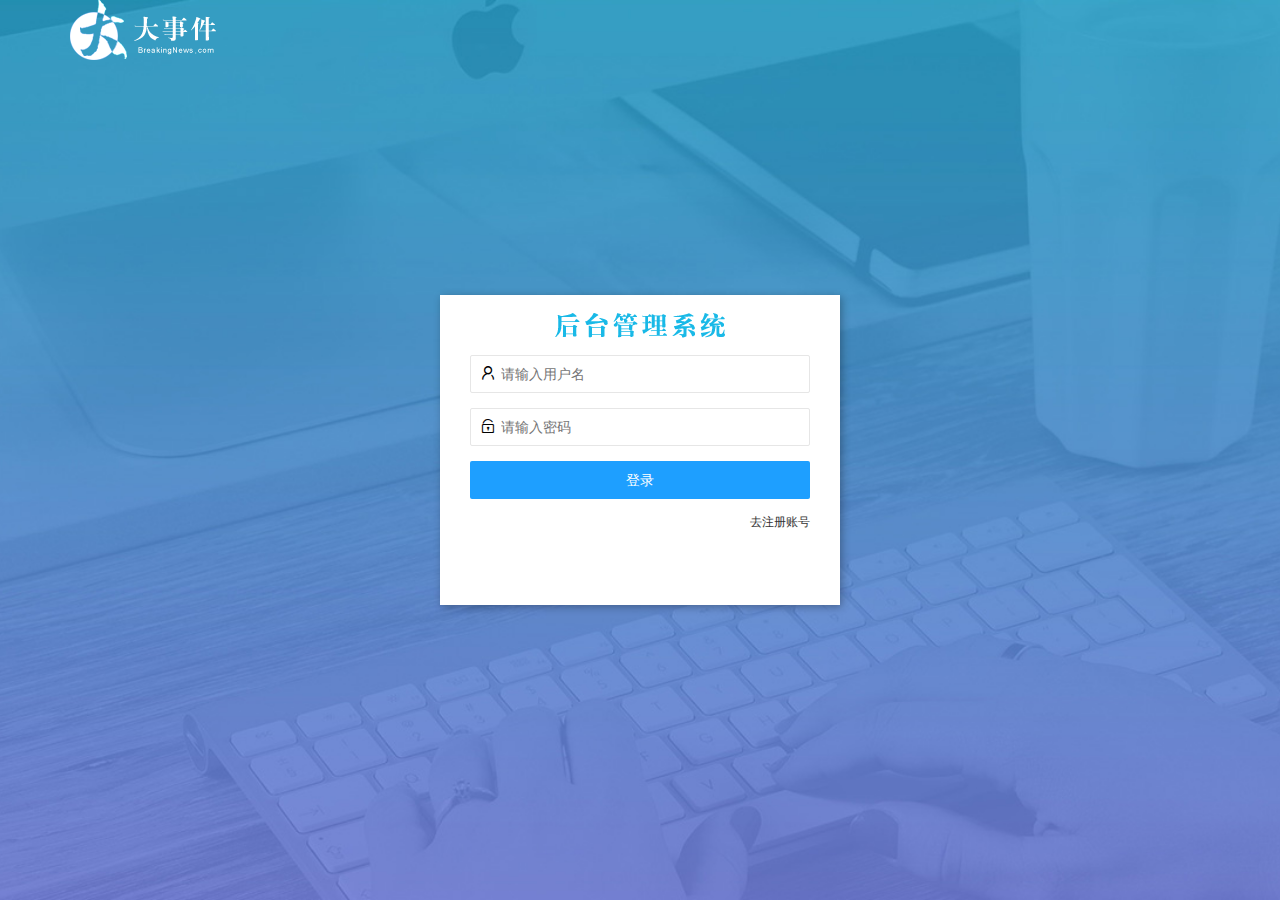
<file: login.html>
<!DOCTYPE html>
<html lang="en">

<head>
    <meta charset="UTF-8" />
    <meta name="viewport" content="width=device-width, initial-scale=1.0" />
    <title>大事件-登录/注册</title>
    <!-- 导入 LayUI 的样式 -->
    <link rel="stylesheet" href="./assets/lib/layui/css/layui.css" />
    <!-- 导入自己的样式表 -->
    <link rel="stylesheet" href="./assets/css/login.css" />
</head>

<body>
    <!-- 头部logo区域 -->
    <div class="layui-main">
        <img src="./assets/images/logo.png" alt="">
    </div>
    <!-- 登录注册区域 -->
    <div class="loginbox">
        <div class="title-login"></div>
        <!-- 登录的div -->
        <div class="login-box">
            <!-- 用layui绘制登录表单 -->
            <form class="layui-form" id="login_form">
                <!-- 用户名 -->
                <div class="layui-form-item">
                    <i class="layui-icon layui-icon-username"></i>
                    <input type="text" name="username" required lay-verify="required|username" placeholder="请输入用户名" autocomplete="off" class="layui-input">
                </div>
                <!-- 密码 -->
                <div class="layui-form-item">
                    <i class="layui-icon  layui-icon-password"></i>
                    <input type="password" name="password" required lay-verify="required|pass" placeholder="请输入密码" autocomplete="off" class="layui-input">
                </div>
                <!-- 提交按钮 -->
                <div class="layui-form-item">
                    <button class="layui-btn layui-btn-fluid layui-btn-normal" lay-submit lay-filter="formDemo">登录</button>
                </div>

                <!-- a链接 -->
                <div class="layui-form-item links">
                    <a href="javascript:;" id="link_reg" class="links">去注册账号</a>
                </div>
            </form>

        </div>
        <!-- 注册的盒子 -->
        <div class="reg-box">
            <!-- 注册的表单 -->
            <form class="layui-form " id="reg_form">
                <!-- 用户名 -->
                <div class="layui-form-item">
                    <i class="layui-icon layui-icon-username"></i>
                    <input type="text" name="username" required lay-verify="required" placeholder="请输入用户名" autocomplete="off" class="layui-input">
                </div>
                <!-- 密码 -->
                <div class="layui-form-item">
                    <i class="layui-icon  layui-icon-password"></i>
                    <input type="password" name="password" required lay-verify="required|pass" placeholder="请输入密码" autocomplete="off" class="layui-input">
                </div>
                <!-- 再次确认密码 -->
                <div class="layui-form-item">
                    <i class="layui-icon  layui-icon-password"></i>
                    <input type="password" name="repassword" required lay-verify="required|pass|repass" placeholder="再次确认密码" autocomplete="off" class="layui-input">
                </div>
                <!-- 提交按钮 -->
                <div class="layui-form-item">
                    <button class="layui-btn layui-btn-fluid layui-btn-normal" lay-submit lay-filter="formDemo">注册</button>
                </div>

                <!-- a链接 -->
                <div class="layui-form-item links">
                    <a href="javascript:;" id="link_login">去登录</a>
                </div>
            </form>

        </div>
    </div>
    <script src="assets/lib/layui/layui.all.js"></script>
</body>
<script src="assets/lib/jquery.js"></script>
<script src="assets/js/login.js"></script>

</html>
</file>
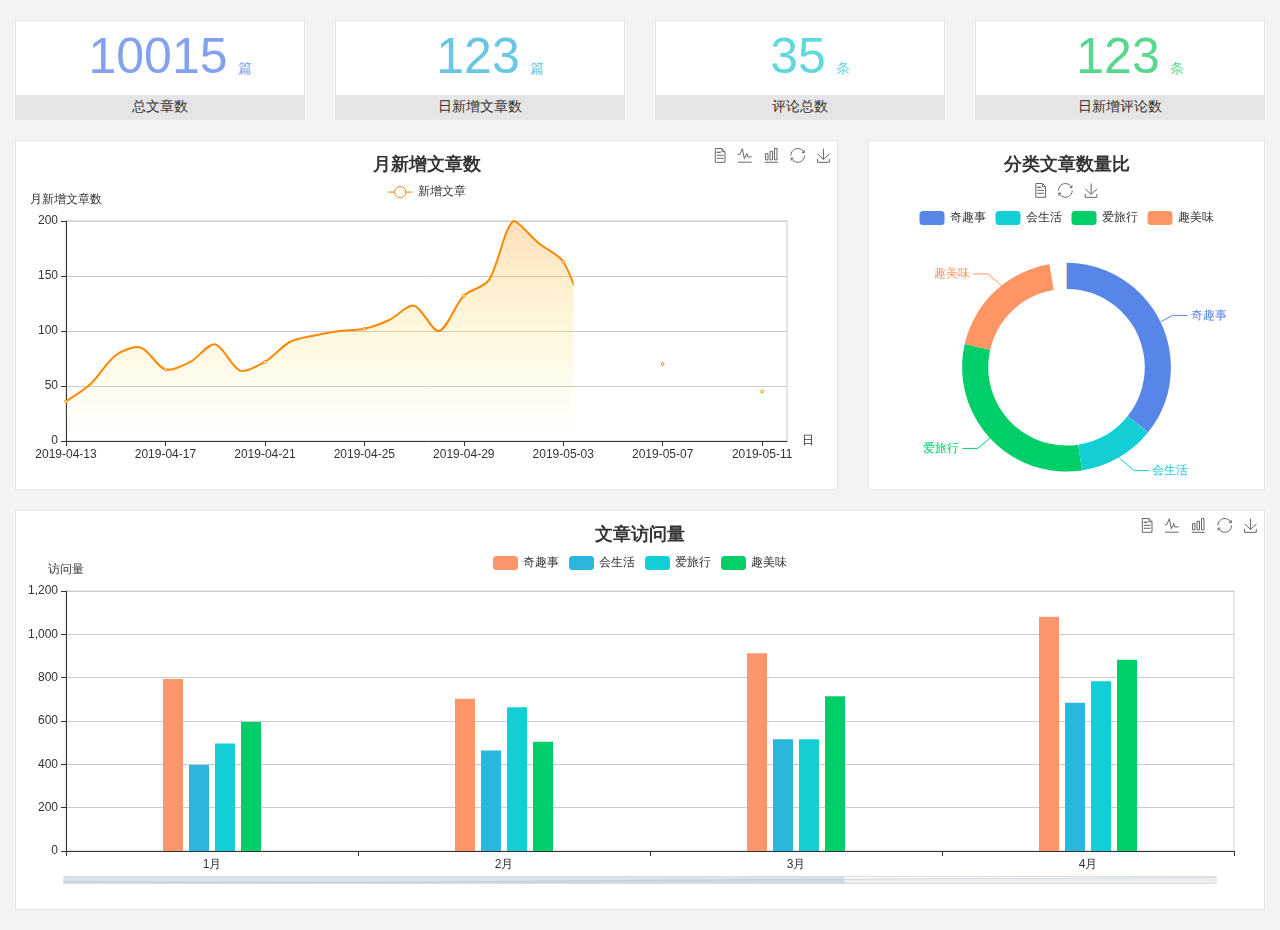
<file: home/dashboard.html>
<!DOCTYPE html>
<html lang="en">

<head>
  <meta charset="UTF-8">
  <meta name="viewport" content="width=device-width, initial-scale=1.0">
  <meta http-equiv="X-UA-Compatible" content="ie=edge">
  <title>图表统计</title>
  <link rel="stylesheet" href="../../assets/lib/bootstrap.css" />
  <link rel="stylesheet" href="../../assets/lib/main.css" />
  <script src="../../assets/lib/jquery.js"></script>
  <script type="text/javascript" src="../../assets/lib/echarts.min.js"></script>
</head>

<body>
  <div class="container-fluid">
    <div class="row spannel_list">
      <div class="col-sm-3 col-xs-6">
        <div class="spannel">
          <em>10015</em><span>篇</span>
          <b>总文章数</b>
        </div>
      </div>
      <div class="col-sm-3 col-xs-6">
        <div class="spannel scolor01">
          <em>123</em><span>篇</span>
          <b>日新增文章数</b>
        </div>
      </div>
      <div class="col-sm-3 col-xs-6">
        <div class="spannel scolor02">
          <em>35</em><span>条</span>
          <b>评论总数</b>
        </div>
      </div>
      <div class="col-sm-3 col-xs-6">
        <div class="spannel scolor03">
          <em>123</em><span>条</span>
          <b>日新增评论数</b>
        </div>
      </div>
    </div>
  </div>

  <div class="container-fluid">
    <div class="row curve-pie">
      <div class="col-lg-8 col-md-8">
        <div class="gragh_pannel" id="curve_show"></div>
      </div>
      <div class="col-lg-4 col-md-4">
        <div class="gragh_pannel" id="pie_show"></div>
      </div>
    </div>
  </div>

  <div class="container-fluid">
    <div class="column_pannel" id="column_show"></div>
  </div>

  <script>
    var oChart = echarts.init(document.getElementById('curve_show'));
    var aList_all = [
      { 'count': 36, 'date': '2019-04-13' },
      { 'count': 52, 'date': '2019-04-14' },
      { 'count': 78, 'date': '2019-04-15' },
      { 'count': 85, 'date': '2019-04-16' },
      { 'count': 65, 'date': '2019-04-17' },
      { 'count': 72, 'date': '2019-04-18' },
      { 'count': 88, 'date': '2019-04-19' },
      { 'count': 64, 'date': '2019-04-20' },
      { 'count': 72, 'date': '2019-04-21' },
      { 'count': 90, 'date': '2019-04-22' },
      { 'count': 96, 'date': '2019-04-23' },
      { 'count': 100, 'date': '2019-04-24' },
      { 'count': 102, 'date': '2019-04-25' },
      { 'count': 110, 'date': '2019-04-26' },
      { 'count': 123, 'date': '2019-04-27' },
      { 'count': 100, 'date': '2019-04-28' },
      { 'count': 132, 'date': '2019-04-29' },
      { 'count': 146, 'date': '2019-04-30' },
      { 'count': 200, 'date': '2019-05-01' },
      { 'count': 180, 'date': '2019-05-02' },
      { 'count': 163, 'date': '2019-05-03' },
      { 'count': 110, 'date': '2019-05-04' },
      { 'count': 80, 'date': '2019-05-05' },
      { 'count': 82, 'date': '2019-05-06' },
      { 'count': 70, 'date': '2019-05-07' },
      { 'count': 65, 'date': '2019-05-08' },
      { 'count': 54, 'date': '2019-05-09' },
      { 'count': 40, 'date': '2019-05-10' },
      { 'count': 45, 'date': '2019-05-11' },
      { 'count': 38, 'date': '2019-05-12' },
    ];

    let aCount = [];
    let aDate = [];

    for (var i = 0; i < aList_all.length; i++) {
      aCount.push(aList_all[i].count);
      aDate.push(aList_all[i].date);
    }

    var chartopt = {
      title: {
        text: '月新增文章数',
        left: 'center',
        top: '10'
      },
      tooltip: {
        trigger: 'axis'
      },
      legend: {
        data: ['新增文章'],
        top: '40'
      },
      toolbox: {
        show: true,
        feature: {
          mark: { show: true },
          dataView: { show: true, readOnly: false },
          magicType: { show: true, type: ['line', 'bar'] },
          restore: { show: true },
          saveAsImage: { show: true }
        }
      },
      calculable: true,
      xAxis: [
        {
          name: '日',
          type: 'category',
          boundaryGap: false,
          data: aDate
        }
      ],
      yAxis: [
        {
          name: '月新增文章数',
          type: 'value'
        }
      ],
      series: [
        {
          name: '新增文章',
          type: 'line',
          smooth: true,
          itemStyle: { normal: { areaStyle: { type: 'default' }, color: '#f80' }, lineStyle: { color: '#f80' } },
          data: aCount
        }],
      areaStyle: {
        normal: {
          color: new echarts.graphic.LinearGradient(0, 0, 0, 1, [{
            offset: 0,
            color: 'rgba(255,136,0,0.39)'
          }, {
            offset: .34,
            color: 'rgba(255,180,0,0.25)'
          }, {
            offset: 1,
            color: 'rgba(255,222,0,0.00)'
          }])

        }
      },
      grid: {
        show: true,
        x: 50,
        x2: 50,
        y: 80,
        height: 220
      }
    };

    oChart.setOption(chartopt);


    var oPie = echarts.init(document.getElementById('pie_show'));
    var oPieopt =
    {
      title: {
        top: 10,
        text: '分类文章数量比',
        x: 'center'
      },
      tooltip: {
        trigger: 'item',
        formatter: "{a} <br/>{b} : {c} ({d}%)"
      },
      color: ['#5885e8', '#13cfd5', '#00ce68', '#ff9565'],
      legend: {
        x: 'center',
        top: 65,
        data: ['奇趣事', '会生活', '爱旅行', '趣美味']
      },
      toolbox: {
        show: true,
        x: 'center',
        top: 35,
        feature: {
          mark: { show: true },
          dataView: { show: true, readOnly: false },
          magicType: {
            show: true,
            type: ['pie', 'funnel'],
            option: {
              funnel: {
                x: '25%',
                width: '50%',
                funnelAlign: 'left',
                max: 1548
              }
            }
          },
          restore: { show: true },
          saveAsImage: { show: true }
        }
      },
      calculable: true,
      series: [
        {
          name: '访问来源',
          type: 'pie',
          radius: ['45%', '60%'],
          center: ['50%', '65%'],
          data: [
            { value: 300, name: '奇趣事' },
            { value: 100, name: '会生活' },
            { value: 260, name: '爱旅行' },
            { value: 180, name: '趣美味' }
          ]
        }
      ]
    };
    oPie.setOption(oPieopt);



    var oColumn = this.echarts.init(document.getElementById('column_show'));
    var oColumnopt =
    {
      title: {
        text: '文章访问量',
        left: 'center',
        top: '10'
      },
      tooltip: {
        trigger: 'axis'
      },
      legend: {
        data: ['奇趣事', '会生活', '爱旅行', '趣美味'],
        top: '40'
      },
      toolbox: {
        show: true,
        feature: {
          mark: { show: true },
          dataView: { show: true, readOnly: false },
          magicType: { show: true, type: ['line', 'bar'] },
          restore: { show: true },
          saveAsImage: { show: true }
        }
      },
      calculable: true,
      xAxis: [
        {
          type: 'category',
          data: ['1月', '2月', '3月', '4月', '5月']
        }
      ],
      yAxis: [
        {
          name: '访问量',
          type: 'value'
        }
      ],
      series: [
        {
          name: '奇趣事',
          type: 'bar',
          barWidth: 20,
          itemStyle: {
            normal: { areaStyle: { type: 'default' }, color: '#fd956a' }
          },
          data: [800, 708, 920, 1090, 1200]
        },
        {
          name: '会生活',
          type: 'bar',
          barWidth: 20,
          itemStyle: {
            normal: { areaStyle: { type: 'default' }, color: '#2bb6db' }
          },
          data: [400, 468, 520, 690, 800]
        },
        {
          name: '爱旅行',
          type: 'bar',
          barWidth: 20,
          itemStyle: {
            normal: { areaStyle: { type: 'default' }, color: '#13cfd5' }
          },
          data: [500, 668, 520, 790, 900]
        },
        {
          name: '趣美味',
          type: 'bar',
          barWidth: 20,
          itemStyle: {
            normal: { areaStyle: { type: 'default' }, color: '#00ce68' }
          },
          data: [600, 508, 720, 890, 1000]
        }
      ],
      grid: {
        show: true,
        x: 50,
        x2: 30,
        y: 80,
        height: 260
      },
      dataZoom: [//给x轴设置滚动条
        {
          start: 0,//默认为0
          end: 100 - 1000 / 31,//默认为100
          type: 'slider',
          show: true,
          xAxisIndex: [0],
          handleSize: 0,//滑动条的 左右2个滑动条的大小
          height: 8,//组件高度
          left: 45, //左边的距离
          right: 50,//右边的距离
          bottom: 26,//右边的距离
          handleColor: '#ddd',//h滑动图标的颜色
          handleStyle: {
            borderColor: "#cacaca",
            borderWidth: "1",
            shadowBlur: 2,
            background: "#ddd",
            shadowColor: "#ddd",
          }
        }]
    };
    oColumn.setOption(oColumnopt);
  </script>
</body>

</html>
</file>
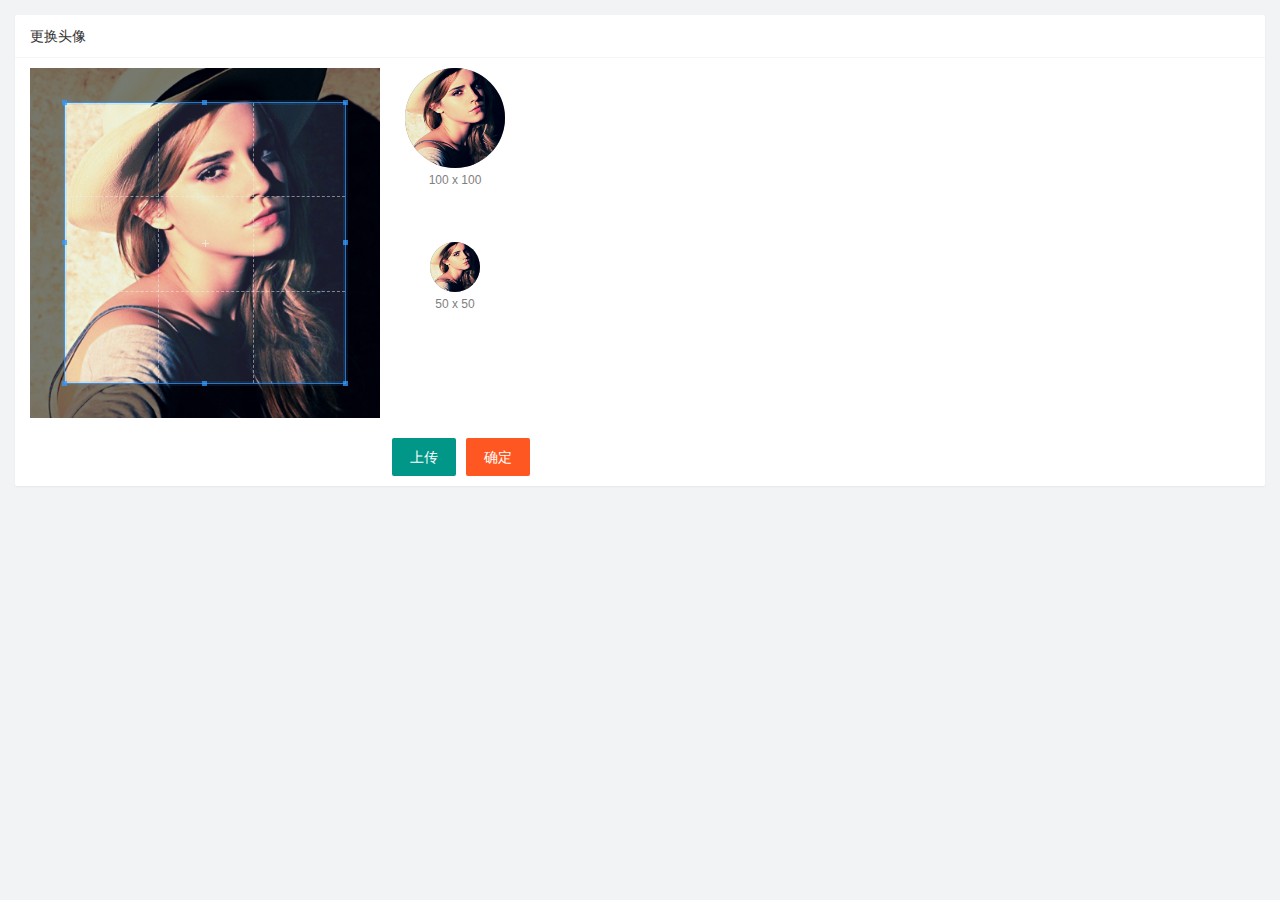
<file: user/user_avatar.html>
<!DOCTYPE html>
<html lang="en">

<head>
    <meta charset="UTF-8">
    <meta name="viewport" content="width=device-width, initial-scale=1.0">
    <title>Document</title>
    <link rel="stylesheet" href="/assets/lib/cropper/cropper.css" />
    <link rel="stylesheet" href="/assets/lib/layui/css/layui.css">
    <link rel="stylesheet" href="/assets/css/user/user_avatar.css">
</head>

<body>
    <div class="layui-card">
        <div class="layui-card-header">更换头像</div>
        <div class="layui-card-body">
            <!-- 第一行的图片裁剪和预览区域 -->
            <div class="row1">
                <!-- 图片裁剪区域 -->
                <div class="cropper-box">
                    <!-- 这个 img 标签很重要，将来会把它初始化为裁剪区域 -->
                    <img id="image" src="/assets/images/sample.jpg" />
                </div>
                <!-- 图片的预览区域 -->
                <div class="preview-box">
                    <div>
                        <!-- 宽高为 100px 的预览区域 -->
                        <div class="img-preview w100"></div>
                        <p class="size">100 x 100</p>
                    </div>
                    <div>
                        <!-- 宽高为 50px 的预览区域 -->
                        <div class="img-preview w50"></div>
                        <p class="size">50 x 50</p>
                    </div>
                </div>
            </div>

            <!-- 第二行的按钮区域 -->
            <div class="row2">
                <!-- 通过input 的accept属性 设置需要上传那些类型的文件 -->
                <input type="file" id="file" accept="image/png,image/jpeg">
                <button type="button" class="layui-btn" id="btnChoseImg">上传</button>
                <button type="button" class="layui-btn layui-btn-danger" id="btnUpload">确定</button>
            </div>
        </div>
    </div>
    <script src="/assets/lib/layui/layui.all.js"></script>

    <!-- 导入cropper的js文件 -->
    <script src="/assets/lib/jquery.js"></script>
    <script src="/assets/lib/cropper/Cropper.js"></script>
    <script src="/assets/lib/cropper/jquery-cropper.js"></script>

    <script src="/assets/js/baseAPI.js"></script>
    <script src="/assets/js/user/user_avatar.js"></script>

</body>

</html>
</file>
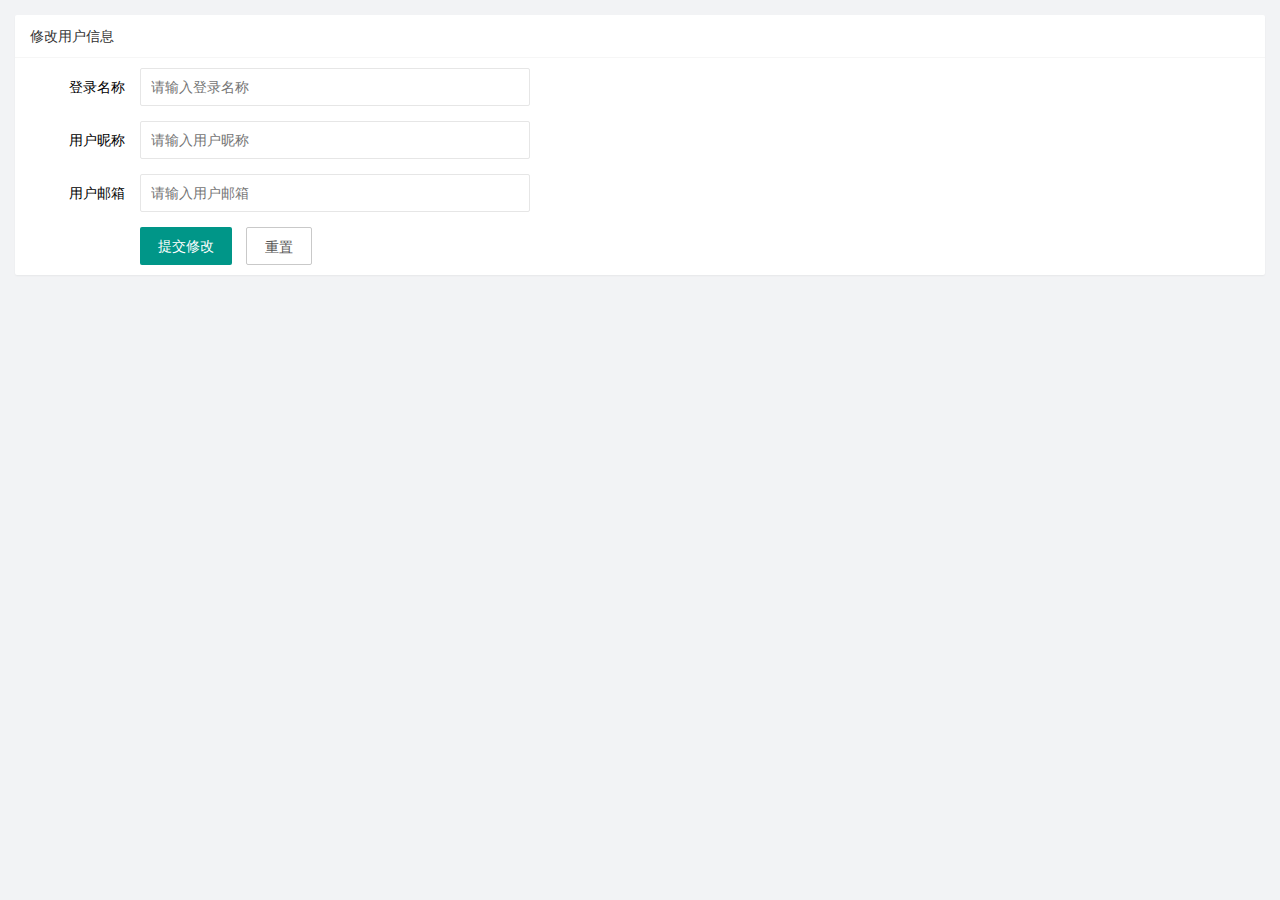
<file: user/user_info.html>
<!DOCTYPE html>
<html lang="en">

<head>
    <meta charset="UTF-8">
    <meta name="viewport" content="width=device-width, initial-scale=1.0">
    <title>Document</title>
    <link rel="stylesheet" href="/assets/lib/layui/css/layui.css">
    <link rel="stylesheet" href="/assets/fonts/iconfont.css">
    <link rel="stylesheet" href="../assets/css/user/user_info.css">
</head>

<body>
    <!-- 卡片区域 -->
    <div class="layui-card">
        <div class="layui-card-header">修改用户信息</div>
        <div class="layui-card-body">
            <!-- form表单区域 -->
            <form class="layui-form" lay-filter="userForm">
                <!-- 这是隐藏域 -->
                <input type="hidden" name="id" value="" />
                <div class="layui-form-item">
                    <label class="layui-form-label">登录名称</label>
                    <div class="layui-input-block">
                        <input type="text" name="username" required lay-verify="required" placeholder="请输入登录名称" autocomplete="off" class="layui-input" readonly>
                    </div>
                </div>
                <div class="layui-form-item">
                    <label class="layui-form-label">用户昵称</label>
                    <div class="layui-input-block">
                        <input type="text" name="nickname" required lay-verify="required|nickname" placeholder="请输入用户昵称" autocomplete="off" class="layui-input">
                    </div>
                </div>
                <div class="layui-form-item">
                    <label class="layui-form-label">用户邮箱</label>
                    <div class="layui-input-block">
                        <input type="text" name="title" required lay-verify="required|email" placeholder="请输入用户邮箱" autocomplete="off" class="layui-input">
                    </div>
                </div>
                <div class="layui-input-block">
                    <button class="layui-btn" lay-submit lay-filter="formDemo">提交修改</button>
                    <button type="reset" class="layui-btn layui-btn-primary" id="btnreset">重置</button>
                </div>
            </form>
        </div>
    </div>
    <script src="/assets/lib/layui/layui.all.js"></script>
    <script src="/assets/lib/jquery.js"></script>

    <script src="/assets/js/baseAPI.js"></script>
    <script src="/assets/js/user/user_info.js"></script>
</body>

</html>
</file>
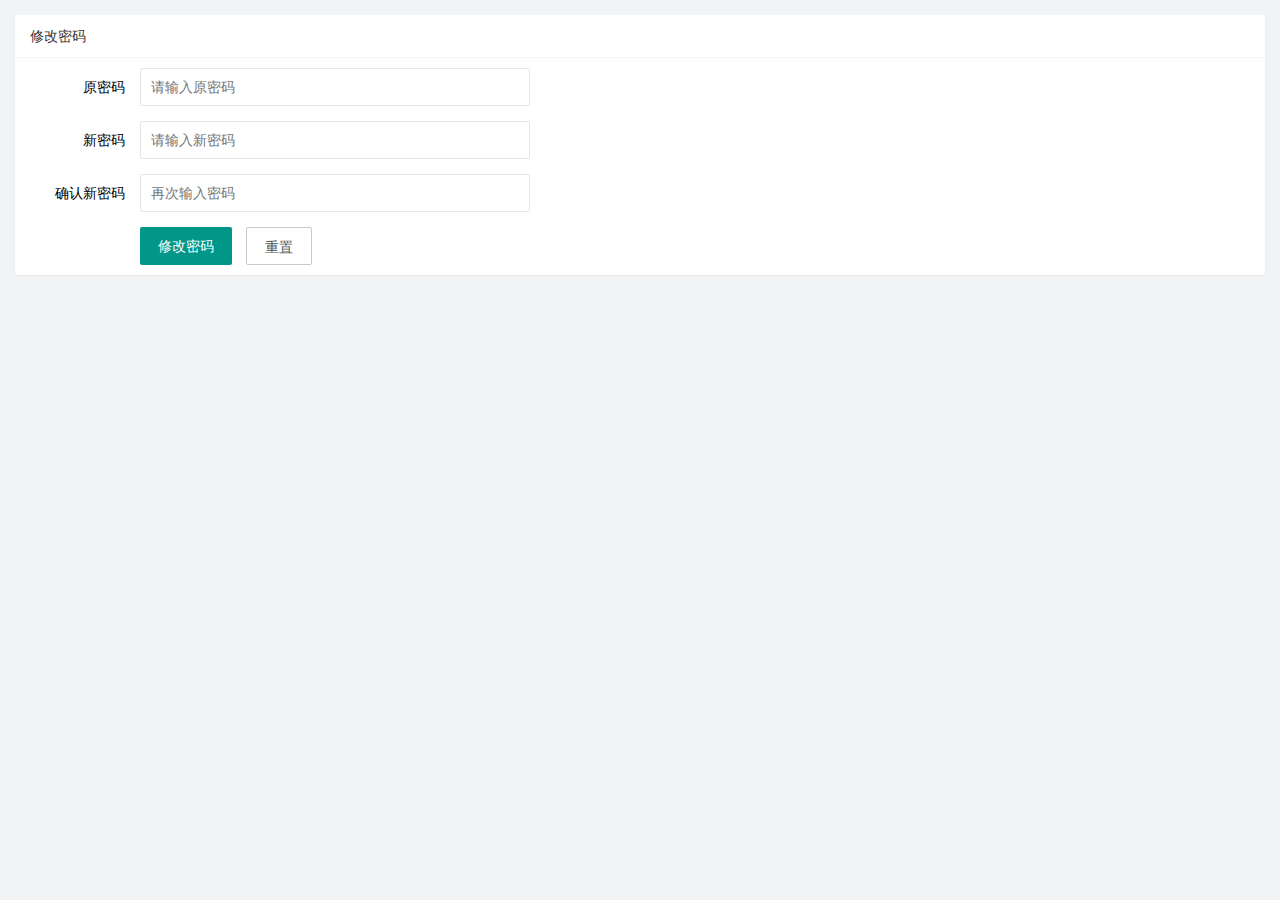
<file: user/user_pwd.html>
<!DOCTYPE html>
<html lang="en">

<head>
    <meta charset="UTF-8">
    <meta name="viewport" content="width=device-width, initial-scale=1.0">
    <title>Document</title>

    <link rel="stylesheet" href="/assets/lib/layui/css/layui.css">
    <link rel="stylesheet" href="/assets/css/user/user_pwd.css">
</head>

<body>
    <div class="layui-card">
        <div class="layui-card-header">修改密码</div>
        <div class="layui-card-body">
            <form class="layui-form" action="">
                <div class="layui-form-item">
                    <label class="layui-form-label">原密码</label>
                    <div class="layui-input-block">
                        <input type="password" name="oldPwd" required lay-verify="required|pass" placeholder="请输入原密码" autocomplete="off" class="layui-input">
                    </div>
                </div>
                <div class="layui-form-item">
                    <label class="layui-form-label">新密码</label>
                    <div class="layui-input-block">
                        <input type="password" name="newPwd" required lay-verify="required|pass|samePwd" placeholder="请输入新密码" autocomplete="off" class="layui-input">
                    </div>
                </div>
                <div class="layui-form-item">
                    <label class="layui-form-label">确认新密码</label>
                    <div class="layui-input-block">
                        <input type="password" name="recheckPwd" required lay-verify="required|pass|rePwd" placeholder="再次输入密码" autocomplete="off" class="layui-input">
                    </div>
                </div>
                <div class="layui-input-block">
                    <button class="layui-btn" lay-submit lay-filter="formDemo">修改密码</button>
                    <button type="reset" class="layui-btn layui-btn-primary">重置</button>
                </div>
            </form>
        </div>
    </div>
    <!-- 导入 layui 的 js -->
    <script src="/assets/lib/layui/layui.all.js"></script>
    <!-- 导入 jQuery -->
    <script src="/assets/lib/jquery.js"></script>
    <!-- 导入 baseAPI -->
    <script src="/assets/js/baseAPI.js"></script>
    <!-- 导入自己的 js -->
    <script src="/assets/js/user/user_pwd.js"></script>
</body>

</html>
</file>
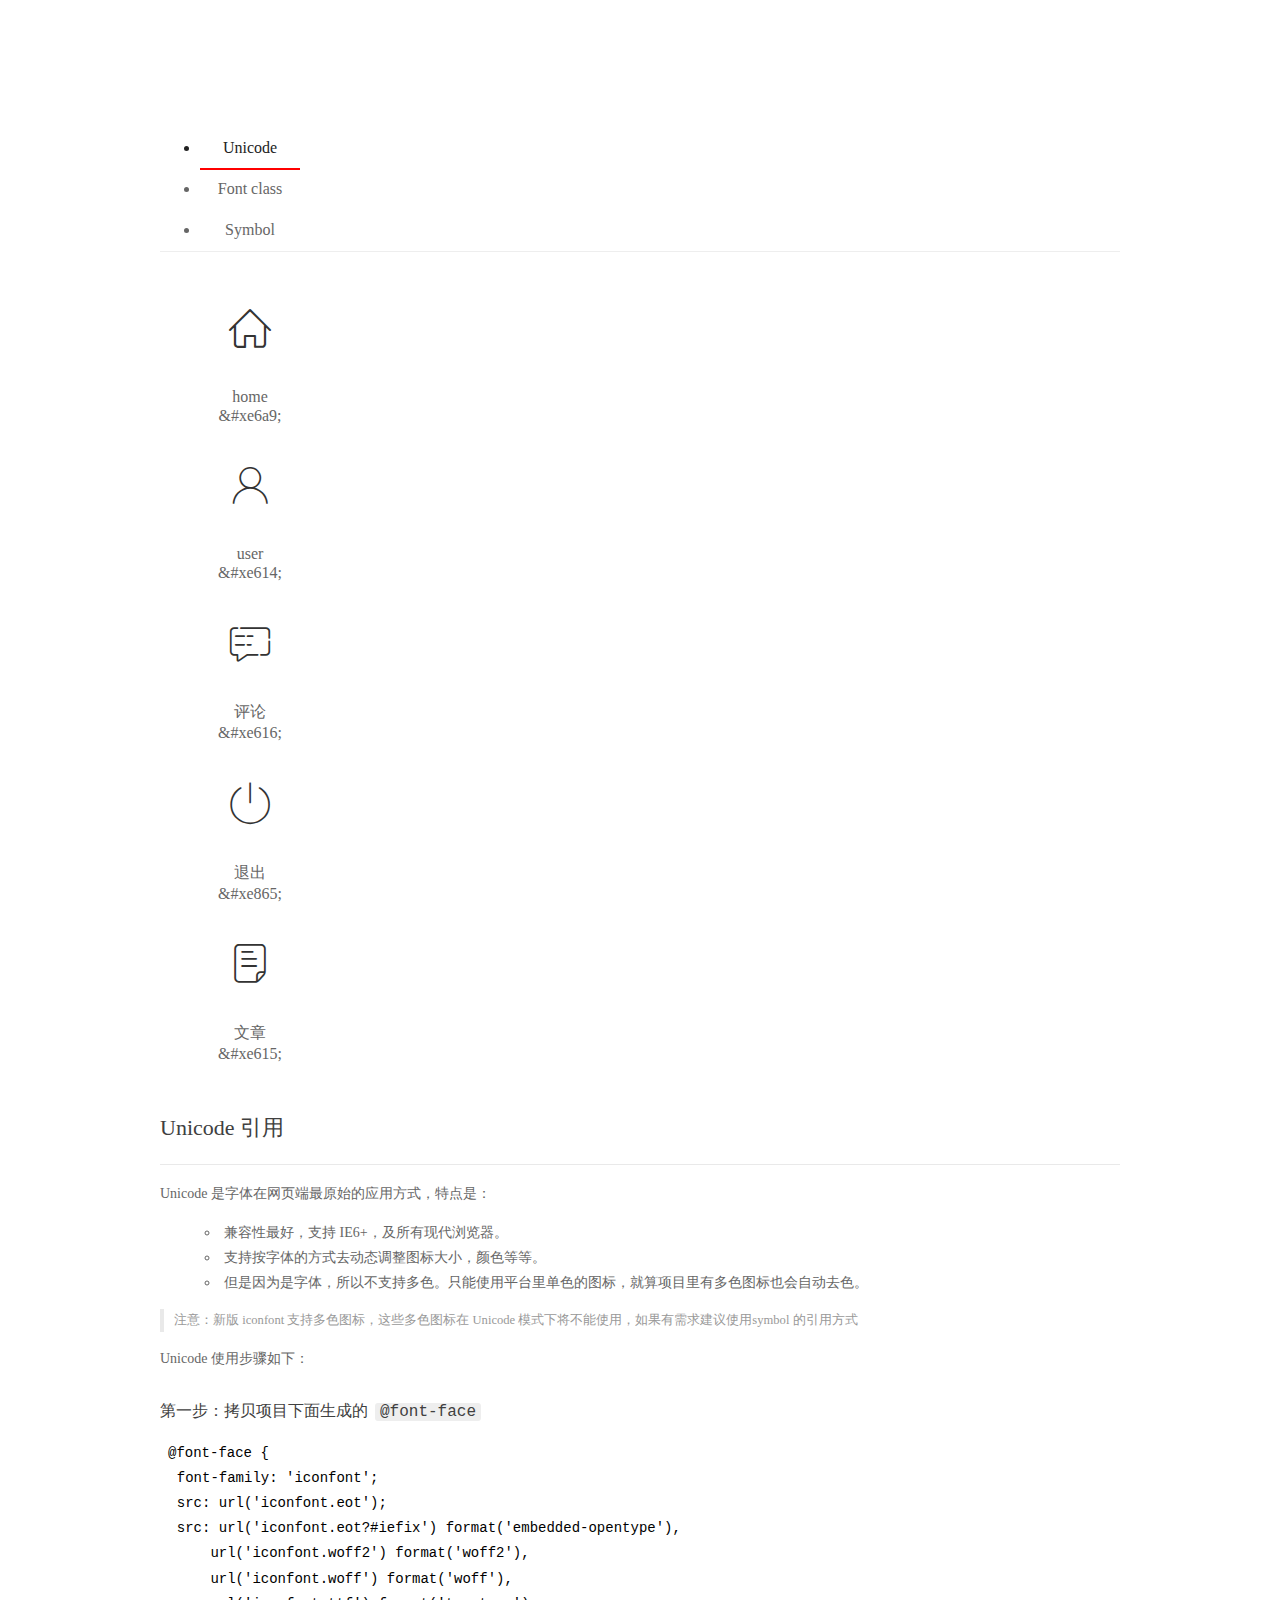
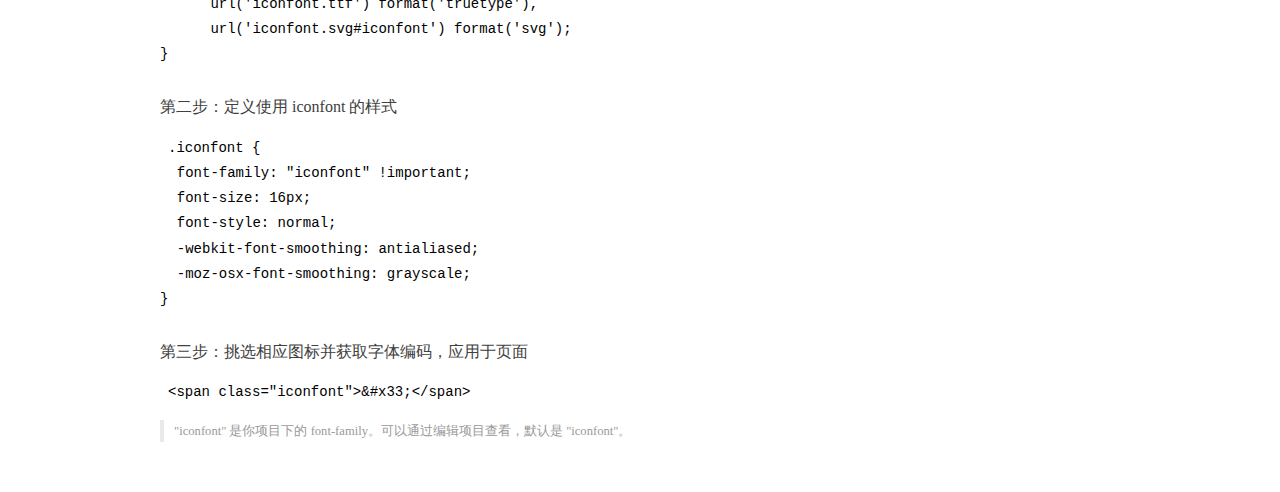
<file: assets/fonts/demo_index.html>
<!DOCTYPE html>
<html>
<head>
  <meta charset="utf-8"/>
  <title>IconFont Demo</title>
  <link rel="shortcut icon" href="https://gtms04.alicdn.com/tps/i4/TB1_oz6GVXXXXaFXpXXJDFnIXXX-64-64.ico" type="image/x-icon"/>
  <link rel="stylesheet" href="https://g.alicdn.com/thx/cube/1.3.2/cube.min.css">
  <link rel="stylesheet" href="demo.css">
  <link rel="stylesheet" href="iconfont.css">
  <script src="iconfont.js"></script>
  <!-- jQuery -->
  <script src="https://a1.alicdn.com/oss/uploads/2018/12/26/7bfddb60-08e8-11e9-9b04-53e73bb6408b.js"></script>
  <!-- 代码高亮 -->
  <script src="https://a1.alicdn.com/oss/uploads/2018/12/26/a3f714d0-08e6-11e9-8a15-ebf944d7534c.js"></script>
</head>
<body>
  <div class="main">
    <h1 class="logo"><a href="https://www.iconfont.cn/" title="iconfont 首页" target="_blank">&#xe86b;</a></h1>
    <div class="nav-tabs">
      <ul id="tabs" class="dib-box">
        <li class="dib active"><span>Unicode</span></li>
        <li class="dib"><span>Font class</span></li>
        <li class="dib"><span>Symbol</span></li>
      </ul>
      
    </div>
    <div class="tab-container">
      <div class="content unicode" style="display: block;">
          <ul class="icon_lists dib-box">
          
            <li class="dib">
              <span class="icon iconfont">&#xe6a9;</span>
                <div class="name">home</div>
                <div class="code-name">&amp;#xe6a9;</div>
              </li>
          
            <li class="dib">
              <span class="icon iconfont">&#xe614;</span>
                <div class="name">user</div>
                <div class="code-name">&amp;#xe614;</div>
              </li>
          
            <li class="dib">
              <span class="icon iconfont">&#xe616;</span>
                <div class="name">评论</div>
                <div class="code-name">&amp;#xe616;</div>
              </li>
          
            <li class="dib">
              <span class="icon iconfont">&#xe865;</span>
                <div class="name">退出</div>
                <div class="code-name">&amp;#xe865;</div>
              </li>
          
            <li class="dib">
              <span class="icon iconfont">&#xe615;</span>
                <div class="name">文章</div>
                <div class="code-name">&amp;#xe615;</div>
              </li>
          
          </ul>
          <div class="article markdown">
          <h2 id="unicode-">Unicode 引用</h2>
          <hr>

          <p>Unicode 是字体在网页端最原始的应用方式，特点是：</p>
          <ul>
            <li>兼容性最好，支持 IE6+，及所有现代浏览器。</li>
            <li>支持按字体的方式去动态调整图标大小，颜色等等。</li>
            <li>但是因为是字体，所以不支持多色。只能使用平台里单色的图标，就算项目里有多色图标也会自动去色。</li>
          </ul>
          <blockquote>
            <p>注意：新版 iconfont 支持多色图标，这些多色图标在 Unicode 模式下将不能使用，如果有需求建议使用symbol 的引用方式</p>
          </blockquote>
          <p>Unicode 使用步骤如下：</p>
          <h3 id="-font-face">第一步：拷贝项目下面生成的 <code>@font-face</code></h3>
<pre><code class="language-css"
>@font-face {
  font-family: 'iconfont';
  src: url('iconfont.eot');
  src: url('iconfont.eot?#iefix') format('embedded-opentype'),
      url('iconfont.woff2') format('woff2'),
      url('iconfont.woff') format('woff'),
      url('iconfont.ttf') format('truetype'),
      url('iconfont.svg#iconfont') format('svg');
}
</code></pre>
          <h3 id="-iconfont-">第二步：定义使用 iconfont 的样式</h3>
<pre><code class="language-css"
>.iconfont {
  font-family: "iconfont" !important;
  font-size: 16px;
  font-style: normal;
  -webkit-font-smoothing: antialiased;
  -moz-osx-font-smoothing: grayscale;
}
</code></pre>
          <h3 id="-">第三步：挑选相应图标并获取字体编码，应用于页面</h3>
<pre>
<code class="language-html"
>&lt;span class="iconfont"&gt;&amp;#x33;&lt;/span&gt;
</code></pre>
          <blockquote>
            <p>"iconfont" 是你项目下的 font-family。可以通过编辑项目查看，默认是 "iconfont"。</p>
          </blockquote>
          </div>
      </div>
      <div class="content font-class">
        <ul class="icon_lists dib-box">
          
          <li class="dib">
            <span class="icon iconfont icon-home"></span>
            <div class="name">
              home
            </div>
            <div class="code-name">.icon-home
            </div>
          </li>
          
          <li class="dib">
            <span class="icon iconfont icon-user"></span>
            <div class="name">
              user
            </div>
            <div class="code-name">.icon-user
            </div>
          </li>
          
          <li class="dib">
            <span class="icon iconfont icon-pinglun"></span>
            <div class="name">
              评论
            </div>
            <div class="code-name">.icon-pinglun
            </div>
          </li>
          
          <li class="dib">
            <span class="icon iconfont icon-tuichu"></span>
            <div class="name">
              退出
            </div>
            <div class="code-name">.icon-tuichu
            </div>
          </li>
          
          <li class="dib">
            <span class="icon iconfont icon-16"></span>
            <div class="name">
              文章
            </div>
            <div class="code-name">.icon-16
            </div>
          </li>
          
        </ul>
        <div class="article markdown">
        <h2 id="font-class-">font-class 引用</h2>
        <hr>

        <p>font-class 是 Unicode 使用方式的一种变种，主要是解决 Unicode 书写不直观，语意不明确的问题。</p>
        <p>与 Unicode 使用方式相比，具有如下特点：</p>
        <ul>
          <li>兼容性良好，支持 IE8+，及所有现代浏览器。</li>
          <li>相比于 Unicode 语意明确，书写更直观。可以很容易分辨这个 icon 是什么。</li>
          <li>因为使用 class 来定义图标，所以当要替换图标时，只需要修改 class 里面的 Unicode 引用。</li>
          <li>不过因为本质上还是使用的字体，所以多色图标还是不支持的。</li>
        </ul>
        <p>使用步骤如下：</p>
        <h3 id="-fontclass-">第一步：引入项目下面生成的 fontclass 代码：</h3>
<pre><code class="language-html">&lt;link rel="stylesheet" href="./iconfont.css"&gt;
</code></pre>
        <h3 id="-">第二步：挑选相应图标并获取类名，应用于页面：</h3>
<pre><code class="language-html">&lt;span class="iconfont icon-xxx"&gt;&lt;/span&gt;
</code></pre>
        <blockquote>
          <p>"
            iconfont" 是你项目下的 font-family。可以通过编辑项目查看，默认是 "iconfont"。</p>
        </blockquote>
      </div>
      </div>
      <div class="content symbol">
          <ul class="icon_lists dib-box">
          
            <li class="dib">
                <svg class="icon svg-icon" aria-hidden="true">
                  <use xlink:href="#icon-home"></use>
                </svg>
                <div class="name">home</div>
                <div class="code-name">#icon-home</div>
            </li>
          
            <li class="dib">
                <svg class="icon svg-icon" aria-hidden="true">
                  <use xlink:href="#icon-user"></use>
                </svg>
                <div class="name">user</div>
                <div class="code-name">#icon-user</div>
            </li>
          
            <li class="dib">
                <svg class="icon svg-icon" aria-hidden="true">
                  <use xlink:href="#icon-pinglun"></use>
                </svg>
                <div class="name">评论</div>
                <div class="code-name">#icon-pinglun</div>
            </li>
          
            <li class="dib">
                <svg class="icon svg-icon" aria-hidden="true">
                  <use xlink:href="#icon-tuichu"></use>
                </svg>
                <div class="name">退出</div>
                <div class="code-name">#icon-tuichu</div>
            </li>
          
            <li class="dib">
                <svg class="icon svg-icon" aria-hidden="true">
                  <use xlink:href="#icon-16"></use>
                </svg>
                <div class="name">文章</div>
                <div class="code-name">#icon-16</div>
            </li>
          
          </ul>
          <div class="article markdown">
          <h2 id="symbol-">Symbol 引用</h2>
          <hr>

          <p>这是一种全新的使用方式，应该说这才是未来的主流，也是平台目前推荐的用法。相关介绍可以参考这篇<a href="">文章</a>
            这种用法其实是做了一个 SVG 的集合，与另外两种相比具有如下特点：</p>
          <ul>
            <li>支持多色图标了，不再受单色限制。</li>
            <li>通过一些技巧，支持像字体那样，通过 <code>font-size</code>, <code>color</code> 来调整样式。</li>
            <li>兼容性较差，支持 IE9+，及现代浏览器。</li>
            <li>浏览器渲染 SVG 的性能一般，还不如 png。</li>
          </ul>
          <p>使用步骤如下：</p>
          <h3 id="-symbol-">第一步：引入项目下面生成的 symbol 代码：</h3>
<pre><code class="language-html">&lt;script src="./iconfont.js"&gt;&lt;/script&gt;
</code></pre>
          <h3 id="-css-">第二步：加入通用 CSS 代码（引入一次就行）：</h3>
<pre><code class="language-html">&lt;style&gt;
.icon {
  width: 1em;
  height: 1em;
  vertical-align: -0.15em;
  fill: currentColor;
  overflow: hidden;
}
&lt;/style&gt;
</code></pre>
          <h3 id="-">第三步：挑选相应图标并获取类名，应用于页面：</h3>
<pre><code class="language-html">&lt;svg class="icon" aria-hidden="true"&gt;
  &lt;use xlink:href="#icon-xxx"&gt;&lt;/use&gt;
&lt;/svg&gt;
</code></pre>
          </div>
      </div>

    </div>
  </div>
  <script>
  $(document).ready(function () {
      $('.tab-container .content:first').show()

      $('#tabs li').click(function (e) {
        var tabContent = $('.tab-container .content')
        var index = $(this).index()

        if ($(this).hasClass('active')) {
          return
        } else {
          $('#tabs li').removeClass('active')
          $(this).addClass('active')

          tabContent.hide().eq(index).fadeIn()
        }
      })
    })
  </script>
</body>
</html>
</file>
<file: assets/lib/layui/css/layui.css>
/** layui-v2.5.5 MIT License By https://www.layui.com */
 .layui-inline,img{display:inline-block;vertical-align:middle}h1,h2,h3,h4,h5,h6{font-weight:400}.layui-edge,.layui-header,.layui-inline,.layui-main{position:relative}.layui-body,.layui-edge,.layui-elip{overflow:hidden}.layui-btn,.layui-edge,.layui-inline,img{vertical-align:middle}.layui-btn,.layui-disabled,.layui-icon,.layui-unselect{-moz-user-select:none;-webkit-user-select:none;-ms-user-select:none}.layui-elip,.layui-form-checkbox span,.layui-form-pane .layui-form-label{text-overflow:ellipsis;white-space:nowrap}.layui-breadcrumb,.layui-tree-btnGroup{visibility:hidden}blockquote,body,button,dd,div,dl,dt,form,h1,h2,h3,h4,h5,h6,input,li,ol,p,pre,td,textarea,th,ul{margin:0;padding:0;-webkit-tap-highlight-color:rgba(0,0,0,0)}a:active,a:hover{outline:0}img{border:none}li{list-style:none}table{border-collapse:collapse;border-spacing:0}h4,h5,h6{font-size:100%}button,input,optgroup,option,select,textarea{font-family:inherit;font-size:inherit;font-style:inherit;font-weight:inherit;outline:0}pre{white-space:pre-wrap;white-space:-moz-pre-wrap;white-space:-pre-wrap;white-space:-o-pre-wrap;word-wrap:break-word}body{line-height:24px;font:14px Helvetica Neue,Helvetica,PingFang SC,Tahoma,Arial,sans-serif}hr{height:1px;margin:10px 0;border:0;clear:both}a{color:#333;text-decoration:none}a:hover{color:#777}a cite{font-style:normal;*cursor:pointer}.layui-border-box,.layui-border-box *{box-sizing:border-box}.layui-box,.layui-box *{box-sizing:content-box}.layui-clear{clear:both;*zoom:1}.layui-clear:after{content:'\20';clear:both;*zoom:1;display:block;height:0}.layui-inline{*display:inline;*zoom:1}.layui-edge{display:inline-block;width:0;height:0;border-width:6px;border-style:dashed;border-color:transparent}.layui-edge-top{top:-4px;border-bottom-color:#999;border-bottom-style:solid}.layui-edge-right{border-left-color:#999;border-left-style:solid}.layui-edge-bottom{top:2px;border-top-color:#999;border-top-style:solid}.layui-edge-left{border-right-color:#999;border-right-style:solid}.layui-disabled,.layui-disabled:hover{color:#d2d2d2!important;cursor:not-allowed!important}.layui-circle{border-radius:100%}.layui-show{display:block!important}.layui-hide{display:none!important}@font-face{font-family:layui-icon;src:url(../font/iconfont.eot?v=250);src:url(../font/iconfont.eot?v=250#iefix) format('embedded-opentype'),url(../font/iconfont.woff2?v=250) format('woff2'),url(../font/iconfont.woff?v=250) format('woff'),url(../font/iconfont.ttf?v=250) format('truetype'),url(../font/iconfont.svg?v=250#layui-icon) format('svg')}.layui-icon{font-family:layui-icon!important;font-size:16px;font-style:normal;-webkit-font-smoothing:antialiased;-moz-osx-font-smoothing:grayscale}.layui-icon-reply-fill:before{content:"\e611"}.layui-icon-set-fill:before{content:"\e614"}.layui-icon-menu-fill:before{content:"\e60f"}.layui-icon-search:before{content:"\e615"}.layui-icon-share:before{content:"\e641"}.layui-icon-set-sm:before{content:"\e620"}.layui-icon-engine:before{content:"\e628"}.layui-icon-close:before{content:"\1006"}.layui-icon-close-fill:before{content:"\1007"}.layui-icon-chart-screen:before{content:"\e629"}.layui-icon-star:before{content:"\e600"}.layui-icon-circle-dot:before{content:"\e617"}.layui-icon-chat:before{content:"\e606"}.layui-icon-release:before{content:"\e609"}.layui-icon-list:before{content:"\e60a"}.layui-icon-chart:before{content:"\e62c"}.layui-icon-ok-circle:before{content:"\1005"}.layui-icon-layim-theme:before{content:"\e61b"}.layui-icon-table:before{content:"\e62d"}.layui-icon-right:before{content:"\e602"}.layui-icon-left:before{content:"\e603"}.layui-icon-cart-simple:before{content:"\e698"}.layui-icon-face-cry:before{content:"\e69c"}.layui-icon-face-smile:before{content:"\e6af"}.layui-icon-survey:before{content:"\e6b2"}.layui-icon-tree:before{content:"\e62e"}.layui-icon-upload-circle:before{content:"\e62f"}.layui-icon-add-circle:before{content:"\e61f"}.layui-icon-download-circle:before{content:"\e601"}.layui-icon-templeate-1:before{content:"\e630"}.layui-icon-util:before{content:"\e631"}.layui-icon-face-surprised:before{content:"\e664"}.layui-icon-edit:before{content:"\e642"}.layui-icon-speaker:before{content:"\e645"}.layui-icon-down:before{content:"\e61a"}.layui-icon-file:before{content:"\e621"}.layui-icon-layouts:before{content:"\e632"}.layui-icon-rate-half:before{content:"\e6c9"}.layui-icon-add-circle-fine:before{content:"\e608"}.layui-icon-prev-circle:before{content:"\e633"}.layui-icon-read:before{content:"\e705"}.layui-icon-404:before{content:"\e61c"}.layui-icon-carousel:before{content:"\e634"}.layui-icon-help:before{content:"\e607"}.layui-icon-code-circle:before{content:"\e635"}.layui-icon-water:before{content:"\e636"}.layui-icon-username:before{content:"\e66f"}.layui-icon-find-fill:before{content:"\e670"}.layui-icon-about:before{content:"\e60b"}.layui-icon-location:before{content:"\e715"}.layui-icon-up:before{content:"\e619"}.layui-icon-pause:before{content:"\e651"}.layui-icon-date:before{content:"\e637"}.layui-icon-layim-uploadfile:before{content:"\e61d"}.layui-icon-delete:before{content:"\e640"}.layui-icon-play:before{content:"\e652"}.layui-icon-top:before{content:"\e604"}.layui-icon-friends:before{content:"\e612"}.layui-icon-refresh-3:before{content:"\e9aa"}.layui-icon-ok:before{content:"\e605"}.layui-icon-layer:before{content:"\e638"}.layui-icon-face-smile-fine:before{content:"\e60c"}.layui-icon-dollar:before{content:"\e659"}.layui-icon-group:before{content:"\e613"}.layui-icon-layim-download:before{content:"\e61e"}.layui-icon-picture-fine:before{content:"\e60d"}.layui-icon-link:before{content:"\e64c"}.layui-icon-diamond:before{content:"\e735"}.layui-icon-log:before{content:"\e60e"}.layui-icon-rate-solid:before{content:"\e67a"}.layui-icon-fonts-del:before{content:"\e64f"}.layui-icon-unlink:before{content:"\e64d"}.layui-icon-fonts-clear:before{content:"\e639"}.layui-icon-triangle-r:before{content:"\e623"}.layui-icon-circle:before{content:"\e63f"}.layui-icon-radio:before{content:"\e643"}.layui-icon-align-center:before{content:"\e647"}.layui-icon-align-right:before{content:"\e648"}.layui-icon-align-left:before{content:"\e649"}.layui-icon-loading-1:before{content:"\e63e"}.layui-icon-return:before{content:"\e65c"}.layui-icon-fonts-strong:before{content:"\e62b"}.layui-icon-upload:before{content:"\e67c"}.layui-icon-dialogue:before{content:"\e63a"}.layui-icon-video:before{content:"\e6ed"}.layui-icon-headset:before{content:"\e6fc"}.layui-icon-cellphone-fine:before{content:"\e63b"}.layui-icon-add-1:before{content:"\e654"}.layui-icon-face-smile-b:before{content:"\e650"}.layui-icon-fonts-html:before{content:"\e64b"}.layui-icon-form:before{content:"\e63c"}.layui-icon-cart:before{content:"\e657"}.layui-icon-camera-fill:before{content:"\e65d"}.layui-icon-tabs:before{content:"\e62a"}.layui-icon-fonts-code:before{content:"\e64e"}.layui-icon-fire:before{content:"\e756"}.layui-icon-set:before{content:"\e716"}.layui-icon-fonts-u:before{content:"\e646"}.layui-icon-triangle-d:before{content:"\e625"}.layui-icon-tips:before{content:"\e702"}.layui-icon-picture:before{content:"\e64a"}.layui-icon-more-vertical:before{content:"\e671"}.layui-icon-flag:before{content:"\e66c"}.layui-icon-loading:before{content:"\e63d"}.layui-icon-fonts-i:before{content:"\e644"}.layui-icon-refresh-1:before{content:"\e666"}.layui-icon-rmb:before{content:"\e65e"}.layui-icon-home:before{content:"\e68e"}.layui-icon-user:before{content:"\e770"}.layui-icon-notice:before{content:"\e667"}.layui-icon-login-weibo:before{content:"\e675"}.layui-icon-voice:before{content:"\e688"}.layui-icon-upload-drag:before{content:"\e681"}.layui-icon-login-qq:before{content:"\e676"}.layui-icon-snowflake:before{content:"\e6b1"}.layui-icon-file-b:before{content:"\e655"}.layui-icon-template:before{content:"\e663"}.layui-icon-auz:before{content:"\e672"}.layui-icon-console:before{content:"\e665"}.layui-icon-app:before{content:"\e653"}.layui-icon-prev:before{content:"\e65a"}.layui-icon-website:before{content:"\e7ae"}.layui-icon-next:before{content:"\e65b"}.layui-icon-component:before{content:"\e857"}.layui-icon-more:before{content:"\e65f"}.layui-icon-login-wechat:before{content:"\e677"}.layui-icon-shrink-right:before{content:"\e668"}.layui-icon-spread-left:before{content:"\e66b"}.layui-icon-camera:before{content:"\e660"}.layui-icon-note:before{content:"\e66e"}.layui-icon-refresh:before{content:"\e669"}.layui-icon-female:before{content:"\e661"}.layui-icon-male:before{content:"\e662"}.layui-icon-password:before{content:"\e673"}.layui-icon-senior:before{content:"\e674"}.layui-icon-theme:before{content:"\e66a"}.layui-icon-tread:before{content:"\e6c5"}.layui-icon-praise:before{content:"\e6c6"}.layui-icon-star-fill:before{content:"\e658"}.layui-icon-rate:before{content:"\e67b"}.layui-icon-template-1:before{content:"\e656"}.layui-icon-vercode:before{content:"\e679"}.layui-icon-cellphone:before{content:"\e678"}.layui-icon-screen-full:before{content:"\e622"}.layui-icon-screen-restore:before{content:"\e758"}.layui-icon-cols:before{content:"\e610"}.layui-icon-export:before{content:"\e67d"}.layui-icon-print:before{content:"\e66d"}.layui-icon-slider:before{content:"\e714"}.layui-icon-addition:before{content:"\e624"}.layui-icon-subtraction:before{content:"\e67e"}.layui-icon-service:before{content:"\e626"}.layui-icon-transfer:before{content:"\e691"}.layui-main{width:1140px;margin:0 auto}.layui-header{z-index:1000;height:60px}.layui-header a:hover{transition:all .5s;-webkit-transition:all .5s}.layui-side{position:fixed;left:0;top:0;bottom:0;z-index:999;width:200px;overflow-x:hidden}.layui-side-scroll{position:relative;width:220px;height:100%;overflow-x:hidden}.layui-body{position:absolute;left:200px;right:0;top:0;bottom:0;z-index:998;width:auto;overflow-y:auto;box-sizing:border-box}.layui-layout-body{overflow:hidden}.layui-layout-admin .layui-header{background-color:#23262E}.layui-layout-admin .layui-side{top:60px;width:200px;overflow-x:hidden}.layui-layout-admin .layui-body{position:fixed;top:60px;bottom:44px}.layui-layout-admin .layui-main{width:auto;margin:0 15px}.layui-layout-admin .layui-footer{position:fixed;left:200px;right:0;bottom:0;height:44px;line-height:44px;padding:0 15px;background-color:#eee}.layui-layout-admin .layui-logo{position:absolute;left:0;top:0;width:200px;height:100%;line-height:60px;text-align:center;color:#009688;font-size:16px}.layui-layout-admin .layui-header .layui-nav{background:0 0}.layui-layout-left{position:absolute!important;left:200px;top:0}.layui-layout-right{position:absolute!important;right:0;top:0}.layui-container{position:relative;margin:0 auto;padding:0 15px;box-sizing:border-box}.layui-fluid{position:relative;margin:0 auto;padding:0 15px}.layui-row:after,.layui-row:before{content:'';display:block;clear:both}.layui-col-lg1,.layui-col-lg10,.layui-col-lg11,.layui-col-lg12,.layui-col-lg2,.layui-col-lg3,.layui-col-lg4,.layui-col-lg5,.layui-col-lg6,.layui-col-lg7,.layui-col-lg8,.layui-col-lg9,.layui-col-md1,.layui-col-md10,.layui-col-md11,.layui-col-md12,.layui-col-md2,.layui-col-md3,.layui-col-md4,.layui-col-md5,.layui-col-md6,.layui-col-md7,.layui-col-md8,.layui-col-md9,.layui-col-sm1,.layui-col-sm10,.layui-col-sm11,.layui-col-sm12,.layui-col-sm2,.layui-col-sm3,.layui-col-sm4,.layui-col-sm5,.layui-col-sm6,.layui-col-sm7,.layui-col-sm8,.layui-col-sm9,.layui-col-xs1,.layui-col-xs10,.layui-col-xs11,.layui-col-xs12,.layui-col-xs2,.layui-col-xs3,.layui-col-xs4,.layui-col-xs5,.layui-col-xs6,.layui-col-xs7,.layui-col-xs8,.layui-col-xs9{position:relative;display:block;box-sizing:border-box}.layui-col-xs1,.layui-col-xs10,.layui-col-xs11,.layui-col-xs12,.layui-col-xs2,.layui-col-xs3,.layui-col-xs4,.layui-col-xs5,.layui-col-xs6,.layui-col-xs7,.layui-col-xs8,.layui-col-xs9{float:left}.layui-col-xs1{width:8.33333333%}.layui-col-xs2{width:16.66666667%}.layui-col-xs3{width:25%}.layui-col-xs4{width:33.33333333%}.layui-col-xs5{width:41.66666667%}.layui-col-xs6{width:50%}.layui-col-xs7{width:58.33333333%}.layui-col-xs8{width:66.66666667%}.layui-col-xs9{width:75%}.layui-col-xs10{width:83.33333333%}.layui-col-xs11{width:91.66666667%}.layui-col-xs12{width:100%}.layui-col-xs-offset1{margin-left:8.33333333%}.layui-col-xs-offset2{margin-left:16.66666667%}.layui-col-xs-offset3{margin-left:25%}.layui-col-xs-offset4{margin-left:33.33333333%}.layui-col-xs-offset5{margin-left:41.66666667%}.layui-col-xs-offset6{margin-left:50%}.layui-col-xs-offset7{margin-left:58.33333333%}.layui-col-xs-offset8{margin-left:66.66666667%}.layui-col-xs-offset9{margin-left:75%}.layui-col-xs-offset10{margin-left:83.33333333%}.layui-col-xs-offset11{margin-left:91.66666667%}.layui-col-xs-offset12{margin-left:100%}@media screen and (max-width:768px){.layui-hide-xs{display:none!important}.layui-show-xs-block{display:block!important}.layui-show-xs-inline{display:inline!important}.layui-show-xs-inline-block{display:inline-block!important}}@media screen and (min-width:768px){.layui-container{width:750px}.layui-hide-sm{display:none!important}.layui-show-sm-block{display:block!important}.layui-show-sm-inline{display:inline!important}.layui-show-sm-inline-block{display:inline-block!important}.layui-col-sm1,.layui-col-sm10,.layui-col-sm11,.layui-col-sm12,.layui-col-sm2,.layui-col-sm3,.layui-col-sm4,.layui-col-sm5,.layui-col-sm6,.layui-col-sm7,.layui-col-sm8,.layui-col-sm9{float:left}.layui-col-sm1{width:8.33333333%}.layui-col-sm2{width:16.66666667%}.layui-col-sm3{width:25%}.layui-col-sm4{width:33.33333333%}.layui-col-sm5{width:41.66666667%}.layui-col-sm6{width:50%}.layui-col-sm7{width:58.33333333%}.layui-col-sm8{width:66.66666667%}.layui-col-sm9{width:75%}.layui-col-sm10{width:83.33333333%}.layui-col-sm11{width:91.66666667%}.layui-col-sm12{width:100%}.layui-col-sm-offset1{margin-left:8.33333333%}.layui-col-sm-offset2{margin-left:16.66666667%}.layui-col-sm-offset3{margin-left:25%}.layui-col-sm-offset4{margin-left:33.33333333%}.layui-col-sm-offset5{margin-left:41.66666667%}.layui-col-sm-offset6{margin-left:50%}.layui-col-sm-offset7{margin-left:58.33333333%}.layui-col-sm-offset8{margin-left:66.66666667%}.layui-col-sm-offset9{margin-left:75%}.layui-col-sm-offset10{margin-left:83.33333333%}.layui-col-sm-offset11{margin-left:91.66666667%}.layui-col-sm-offset12{margin-left:100%}}@media screen and (min-width:992px){.layui-container{width:970px}.layui-hide-md{display:none!important}.layui-show-md-block{display:block!important}.layui-show-md-inline{display:inline!important}.layui-show-md-inline-block{display:inline-block!important}.layui-col-md1,.layui-col-md10,.layui-col-md11,.layui-col-md12,.layui-col-md2,.layui-col-md3,.layui-col-md4,.layui-col-md5,.layui-col-md6,.layui-col-md7,.layui-col-md8,.layui-col-md9{float:left}.layui-col-md1{width:8.33333333%}.layui-col-md2{width:16.66666667%}.layui-col-md3{width:25%}.layui-col-md4{width:33.33333333%}.layui-col-md5{width:41.66666667%}.layui-col-md6{width:50%}.layui-col-md7{width:58.33333333%}.layui-col-md8{width:66.66666667%}.layui-col-md9{width:75%}.layui-col-md10{width:83.33333333%}.layui-col-md11{width:91.66666667%}.layui-col-md12{width:100%}.layui-col-md-offset1{margin-left:8.33333333%}.layui-col-md-offset2{margin-left:16.66666667%}.layui-col-md-offset3{margin-left:25%}.layui-col-md-offset4{margin-left:33.33333333%}.layui-col-md-offset5{margin-left:41.66666667%}.layui-col-md-offset6{margin-left:50%}.layui-col-md-offset7{margin-left:58.33333333%}.layui-col-md-offset8{margin-left:66.66666667%}.layui-col-md-offset9{margin-left:75%}.layui-col-md-offset10{margin-left:83.33333333%}.layui-col-md-offset11{margin-left:91.66666667%}.layui-col-md-offset12{margin-left:100%}}@media screen and (min-width:1200px){.layui-container{width:1170px}.layui-hide-lg{display:none!important}.layui-show-lg-block{display:block!important}.layui-show-lg-inline{display:inline!important}.layui-show-lg-inline-block{display:inline-block!important}.layui-col-lg1,.layui-col-lg10,.layui-col-lg11,.layui-col-lg12,.layui-col-lg2,.layui-col-lg3,.layui-col-lg4,.layui-col-lg5,.layui-col-lg6,.layui-col-lg7,.layui-col-lg8,.layui-col-lg9{float:left}.layui-col-lg1{width:8.33333333%}.layui-col-lg2{width:16.66666667%}.layui-col-lg3{width:25%}.layui-col-lg4{width:33.33333333%}.layui-col-lg5{width:41.66666667%}.layui-col-lg6{width:50%}.layui-col-lg7{width:58.33333333%}.layui-col-lg8{width:66.66666667%}.layui-col-lg9{width:75%}.layui-col-lg10{width:83.33333333%}.layui-col-lg11{width:91.66666667%}.layui-col-lg12{width:100%}.layui-col-lg-offset1{margin-left:8.33333333%}.layui-col-lg-offset2{margin-left:16.66666667%}.layui-col-lg-offset3{margin-left:25%}.layui-col-lg-offset4{margin-left:33.33333333%}.layui-col-lg-offset5{margin-left:41.66666667%}.layui-col-lg-offset6{margin-left:50%}.layui-col-lg-offset7{margin-left:58.33333333%}.layui-col-lg-offset8{margin-left:66.66666667%}.layui-col-lg-offset9{margin-left:75%}.layui-col-lg-offset10{margin-left:83.33333333%}.layui-col-lg-offset11{margin-left:91.66666667%}.layui-col-lg-offset12{margin-left:100%}}.layui-col-space1{margin:-.5px}.layui-col-space1>*{padding:.5px}.layui-col-space3{margin:-1.5px}.layui-col-space3>*{padding:1.5px}.layui-col-space5{margin:-2.5px}.layui-col-space5>*{padding:2.5px}.layui-col-space8{margin:-3.5px}.layui-col-space8>*{padding:3.5px}.layui-col-space10{margin:-5px}.layui-col-space10>*{padding:5px}.layui-col-space12{margin:-6px}.layui-col-space12>*{padding:6px}.layui-col-space15{margin:-7.5px}.layui-col-space15>*{padding:7.5px}.layui-col-space18{margin:-9px}.layui-col-space18>*{padding:9px}.layui-col-space20{margin:-10px}.layui-col-space20>*{padding:10px}.layui-col-space22{margin:-11px}.layui-col-space22>*{padding:11px}.layui-col-space25{margin:-12.5px}.layui-col-space25>*{padding:12.5px}.layui-col-space30{margin:-15px}.layui-col-space30>*{padding:15px}.layui-btn,.layui-input,.layui-select,.layui-textarea,.layui-upload-button{outline:0;-webkit-appearance:none;transition:all .3s;-webkit-transition:all .3s;box-sizing:border-box}.layui-elem-quote{margin-bottom:10px;padding:15px;line-height:22px;border-left:5px solid #009688;border-radius:0 2px 2px 0;background-color:#f2f2f2}.layui-quote-nm{border-style:solid;border-width:1px 1px 1px 5px;background:0 0}.layui-elem-field{margin-bottom:10px;padding:0;border-width:1px;border-style:solid}.layui-elem-field legend{margin-left:20px;padding:0 10px;font-size:20px;font-weight:300}.layui-field-title{margin:10px 0 20px;border-width:1px 0 0}.layui-field-box{padding:10px 15px}.layui-field-title .layui-field-box{padding:10px 0}.layui-progress{position:relative;height:6px;border-radius:20px;background-color:#e2e2e2}.layui-progress-bar{position:absolute;left:0;top:0;width:0;max-width:100%;height:6px;border-radius:20px;text-align:right;background-color:#5FB878;transition:all .3s;-webkit-transition:all .3s}.layui-progress-big,.layui-progress-big .layui-progress-bar{height:18px;line-height:18px}.layui-progress-text{position:relative;top:-20px;line-height:18px;font-size:12px;color:#666}.layui-progress-big .layui-progress-text{position:static;padding:0 10px;color:#fff}.layui-collapse{border-width:1px;border-style:solid;border-radius:2px}.layui-colla-content,.layui-colla-item{border-top-width:1px;border-top-style:solid}.layui-colla-item:first-child{border-top:none}.layui-colla-title{position:relative;height:42px;line-height:42px;padding:0 15px 0 35px;color:#333;background-color:#f2f2f2;cursor:pointer;font-size:14px;overflow:hidden}.layui-colla-content{display:none;padding:10px 15px;line-height:22px;color:#666}.layui-colla-icon{position:absolute;left:15px;top:0;font-size:14px}.layui-card{margin-bottom:15px;border-radius:2px;background-color:#fff;box-shadow:0 1px 2px 0 rgba(0,0,0,.05)}.layui-card:last-child{margin-bottom:0}.layui-card-header{position:relative;height:42px;line-height:42px;padding:0 15px;border-bottom:1px solid #f6f6f6;color:#333;border-radius:2px 2px 0 0;font-size:14px}.layui-bg-black,.layui-bg-blue,.layui-bg-cyan,.layui-bg-green,.layui-bg-orange,.layui-bg-red{color:#fff!important}.layui-card-body{position:relative;padding:10px 15px;line-height:24px}.layui-card-body[pad15]{padding:15px}.layui-card-body[pad20]{padding:20px}.layui-card-body .layui-table{margin:5px 0}.layui-card .layui-tab{margin:0}.layui-panel-window{position:relative;padding:15px;border-radius:0;border-top:5px solid #E6E6E6;background-color:#fff}.layui-auxiliar-moving{position:fixed;left:0;right:0;top:0;bottom:0;width:100%;height:100%;background:0 0;z-index:9999999999}.layui-form-label,.layui-form-mid,.layui-form-select,.layui-input-block,.layui-input-inline,.layui-textarea{position:relative}.layui-bg-red{background-color:#FF5722!important}.layui-bg-orange{background-color:#FFB800!important}.layui-bg-green{background-color:#009688!important}.layui-bg-cyan{background-color:#2F4056!important}.layui-bg-blue{background-color:#1E9FFF!important}.layui-bg-black{background-color:#393D49!important}.layui-bg-gray{background-color:#eee!important;color:#666!important}.layui-badge-rim,.layui-colla-content,.layui-colla-item,.layui-collapse,.layui-elem-field,.layui-form-pane .layui-form-item[pane],.layui-form-pane .layui-form-label,.layui-input,.layui-layedit,.layui-layedit-tool,.layui-quote-nm,.layui-select,.layui-tab-bar,.layui-tab-card,.layui-tab-title,.layui-tab-title .layui-this:after,.layui-textarea{border-color:#e6e6e6}.layui-timeline-item:before,hr{background-color:#e6e6e6}.layui-text{line-height:22px;font-size:14px;color:#666}.layui-text h1,.layui-text h2,.layui-text h3{font-weight:500;color:#333}.layui-text h1{font-size:30px}.layui-text h2{font-size:24px}.layui-text h3{font-size:18px}.layui-text a:not(.layui-btn){color:#01AAED}.layui-text a:not(.layui-btn):hover{text-decoration:underline}.layui-text ul{padding:5px 0 5px 15px}.layui-text ul li{margin-top:5px;list-style-type:disc}.layui-text em,.layui-word-aux{color:#999!important;padding:0 5px!important}.layui-btn{display:inline-block;height:38px;line-height:38px;padding:0 18px;background-color:#009688;color:#fff;white-space:nowrap;text-align:center;font-size:14px;border:none;border-radius:2px;cursor:pointer}.layui-btn:hover{opacity:.8;filter:alpha(opacity=80);color:#fff}.layui-btn:active{opacity:1;filter:alpha(opacity=100)}.layui-btn+.layui-btn{margin-left:10px}.layui-btn-container{font-size:0}.layui-btn-container .layui-btn{margin-right:10px;margin-bottom:10px}.layui-btn-container .layui-btn+.layui-btn{margin-left:0}.layui-table .layui-btn-container .layui-btn{margin-bottom:9px}.layui-btn-radius{border-radius:100px}.layui-btn .layui-icon{margin-right:3px;font-size:18px;vertical-align:bottom;vertical-align:middle\9}.layui-btn-primary{border:1px solid #C9C9C9;background-color:#fff;color:#555}.layui-btn-primary:hover{border-color:#009688;color:#333}.layui-btn-normal{background-color:#1E9FFF}.layui-btn-warm{background-color:#FFB800}.layui-btn-danger{background-color:#FF5722}.layui-btn-checked{background-color:#5FB878}.layui-btn-disabled,.layui-btn-disabled:active,.layui-btn-disabled:hover{border:1px solid #e6e6e6;background-color:#FBFBFB;color:#C9C9C9;cursor:not-allowed;opacity:1}.layui-btn-lg{height:44px;line-height:44px;padding:0 25px;font-size:16px}.layui-btn-sm{height:30px;line-height:30px;padding:0 10px;font-size:12px}.layui-btn-sm i{font-size:16px!important}.layui-btn-xs{height:22px;line-height:22px;padding:0 5px;font-size:12px}.layui-btn-xs i{font-size:14px!important}.layui-btn-group{display:inline-block;vertical-align:middle;font-size:0}.layui-btn-group .layui-btn{margin-left:0!important;margin-right:0!important;border-left:1px solid rgba(255,255,255,.5);border-radius:0}.layui-btn-group .layui-btn-primary{border-left:none}.layui-btn-group .layui-btn-primary:hover{border-color:#C9C9C9;color:#009688}.layui-btn-group .layui-btn:first-child{border-left:none;border-radius:2px 0 0 2px}.layui-btn-group .layui-btn-primary:first-child{border-left:1px solid #c9c9c9}.layui-btn-group .layui-btn:last-child{border-radius:0 2px 2px 0}.layui-btn-group .layui-btn+.layui-btn{margin-left:0}.layui-btn-group+.layui-btn-group{margin-left:10px}.layui-btn-fluid{width:100%}.layui-input,.layui-select,.layui-textarea{height:38px;line-height:1.3;line-height:38px\9;border-width:1px;border-style:solid;background-color:#fff;border-radius:2px}.layui-input::-webkit-input-placeholder,.layui-select::-webkit-input-placeholder,.layui-textarea::-webkit-input-placeholder{line-height:1.3}.layui-input,.layui-textarea{display:block;width:100%;padding-left:10px}.layui-input:hover,.layui-textarea:hover{border-color:#D2D2D2!important}.layui-input:focus,.layui-textarea:focus{border-color:#C9C9C9!important}.layui-textarea{min-height:100px;height:auto;line-height:20px;padding:6px 10px;resize:vertical}.layui-select{padding:0 10px}.layui-form input[type=checkbox],.layui-form input[type=radio],.layui-form select{display:none}.layui-form [lay-ignore]{display:initial}.layui-form-item{margin-bottom:15px;clear:both;*zoom:1}.layui-form-item:after{content:'\20';clear:both;*zoom:1;display:block;height:0}.layui-form-label{float:left;display:block;padding:9px 15px;width:80px;font-weight:400;line-height:20px;text-align:right}.layui-form-label-col{display:block;float:none;padding:9px 0;line-height:20px;text-align:left}.layui-form-item .layui-inline{margin-bottom:5px;margin-right:10px}.layui-input-block{margin-left:110px;min-height:36px}.layui-input-inline{display:inline-block;vertical-align:middle}.layui-form-item .layui-input-inline{float:left;width:190px;margin-right:10px}.layui-form-text .layui-input-inline{width:auto}.layui-form-mid{float:left;display:block;padding:9px 0!important;line-height:20px;margin-right:10px}.layui-form-danger+.layui-form-select .layui-input,.layui-form-danger:focus{border-color:#FF5722!important}.layui-form-select .layui-input{padding-right:30px;cursor:pointer}.layui-form-select .layui-edge{position:absolute;right:10px;top:50%;margin-top:-3px;cursor:pointer;border-width:6px;border-top-color:#c2c2c2;border-top-style:solid;transition:all .3s;-webkit-transition:all .3s}.layui-form-select dl{display:none;position:absolute;left:0;top:42px;padding:5px 0;z-index:899;min-width:100%;border:1px solid #d2d2d2;max-height:300px;overflow-y:auto;background-color:#fff;border-radius:2px;box-shadow:0 2px 4px rgba(0,0,0,.12);box-sizing:border-box}.layui-form-select dl dd,.layui-form-select dl dt{padding:0 10px;line-height:36px;white-space:nowrap;overflow:hidden;text-overflow:ellipsis}.layui-form-select dl dt{font-size:12px;color:#999}.layui-form-select dl dd{cursor:pointer}.layui-form-select dl dd:hover{background-color:#f2f2f2;-webkit-transition:.5s all;transition:.5s all}.layui-form-select .layui-select-group dd{padding-left:20px}.layui-form-select dl dd.layui-select-tips{padding-left:10px!important;color:#999}.layui-form-select dl dd.layui-this{background-color:#5FB878;color:#fff}.layui-form-checkbox,.layui-form-select dl dd.layui-disabled{background-color:#fff}.layui-form-selected dl{display:block}.layui-form-checkbox,.layui-form-checkbox *,.layui-form-switch{display:inline-block;vertical-align:middle}.layui-form-selected .layui-edge{margin-top:-9px;-webkit-transform:rotate(180deg);transform:rotate(180deg);margin-top:-3px\9}:root .layui-form-selected .layui-edge{margin-top:-9px\0/IE9}.layui-form-selectup dl{top:auto;bottom:42px}.layui-select-none{margin:5px 0;text-align:center;color:#999}.layui-select-disabled .layui-disabled{border-color:#eee!important}.layui-select-disabled .layui-edge{border-top-color:#d2d2d2}.layui-form-checkbox{position:relative;height:30px;line-height:30px;margin-right:10px;padding-right:30px;cursor:pointer;font-size:0;-webkit-transition:.1s linear;transition:.1s linear;box-sizing:border-box}.layui-form-checkbox span{padding:0 10px;height:100%;font-size:14px;border-radius:2px 0 0 2px;background-color:#d2d2d2;color:#fff;overflow:hidden}.layui-form-checkbox:hover span{background-color:#c2c2c2}.layui-form-checkbox i{position:absolute;right:0;top:0;width:30px;height:28px;border:1px solid #d2d2d2;border-left:none;border-radius:0 2px 2px 0;color:#fff;font-size:20px;text-align:center}.layui-form-checkbox:hover i{border-color:#c2c2c2;color:#c2c2c2}.layui-form-checked,.layui-form-checked:hover{border-color:#5FB878}.layui-form-checked span,.layui-form-checked:hover span{background-color:#5FB878}.layui-form-checked i,.layui-form-checked:hover i{color:#5FB878}.layui-form-item .layui-form-checkbox{margin-top:4px}.layui-form-checkbox[lay-skin=primary]{height:auto!important;line-height:normal!important;min-width:18px;min-height:18px;border:none!important;margin-right:0;padding-left:28px;padding-right:0;background:0 0}.layui-form-checkbox[lay-skin=primary] span{padding-left:0;padding-right:15px;line-height:18px;background:0 0;color:#666}.layui-form-checkbox[lay-skin=primary] i{right:auto;left:0;width:16px;height:16px;line-height:16px;border:1px solid #d2d2d2;font-size:12px;border-radius:2px;background-color:#fff;-webkit-transition:.1s linear;transition:.1s linear}.layui-form-checkbox[lay-skin=primary]:hover i{border-color:#5FB878;color:#fff}.layui-form-checked[lay-skin=primary] i{border-color:#5FB878!important;background-color:#5FB878;color:#fff}.layui-checkbox-disbaled[lay-skin=primary] span{background:0 0!important;color:#c2c2c2}.layui-checkbox-disbaled[lay-skin=primary]:hover i{border-color:#d2d2d2}.layui-form-item .layui-form-checkbox[lay-skin=primary]{margin-top:10px}.layui-form-switch{position:relative;height:22px;line-height:22px;min-width:35px;padding:0 5px;margin-top:8px;border:1px solid #d2d2d2;border-radius:20px;cursor:pointer;background-color:#fff;-webkit-transition:.1s linear;transition:.1s linear}.layui-form-switch i{position:absolute;left:5px;top:3px;width:16px;height:16px;border-radius:20px;background-color:#d2d2d2;-webkit-transition:.1s linear;transition:.1s linear}.layui-form-switch em{position:relative;top:0;width:25px;margin-left:21px;padding:0!important;text-align:center!important;color:#999!important;font-style:normal!important;font-size:12px}.layui-form-onswitch{border-color:#5FB878;background-color:#5FB878}.layui-checkbox-disbaled,.layui-checkbox-disbaled i{border-color:#e2e2e2!important}.layui-form-onswitch i{left:100%;margin-left:-21px;background-color:#fff}.layui-form-onswitch em{margin-left:5px;margin-right:21px;color:#fff!important}.layui-checkbox-disbaled span{background-color:#e2e2e2!important}.layui-checkbox-disbaled:hover i{color:#fff!important}[lay-radio]{display:none}.layui-form-radio,.layui-form-radio *{display:inline-block;vertical-align:middle}.layui-form-radio{line-height:28px;margin:6px 10px 0 0;padding-right:10px;cursor:pointer;font-size:0}.layui-form-radio *{font-size:14px}.layui-form-radio>i{margin-right:8px;font-size:22px;color:#c2c2c2}.layui-form-radio>i:hover,.layui-form-radioed>i{color:#5FB878}.layui-radio-disbaled>i{color:#e2e2e2!important}.layui-form-pane .layui-form-label{width:110px;padding:8px 15px;height:38px;line-height:20px;border-width:1px;border-style:solid;border-radius:2px 0 0 2px;text-align:center;background-color:#FBFBFB;overflow:hidden;box-sizing:border-box}.layui-form-pane .layui-input-inline{margin-left:-1px}.layui-form-pane .layui-input-block{margin-left:110px;left:-1px}.layui-form-pane .layui-input{border-radius:0 2px 2px 0}.layui-form-pane .layui-form-text .layui-form-label{float:none;width:100%;border-radius:2px;box-sizing:border-box;text-align:left}.layui-form-pane .layui-form-text .layui-input-inline{display:block;margin:0;top:-1px;clear:both}.layui-form-pane .layui-form-text .layui-input-block{margin:0;left:0;top:-1px}.layui-form-pane .layui-form-text .layui-textarea{min-height:100px;border-radius:0 0 2px 2px}.layui-form-pane .layui-form-checkbox{margin:4px 0 4px 10px}.layui-form-pane .layui-form-radio,.layui-form-pane .layui-form-switch{margin-top:6px;margin-left:10px}.layui-form-pane .layui-form-item[pane]{position:relative;border-width:1px;border-style:solid}.layui-form-pane .layui-form-item[pane] .layui-form-label{position:absolute;left:0;top:0;height:100%;border-width:0 1px 0 0}.layui-form-pane .layui-form-item[pane] .layui-input-inline{margin-left:110px}@media screen and (max-width:450px){.layui-form-item .layui-form-label{text-overflow:ellipsis;overflow:hidden;white-space:nowrap}.layui-form-item .layui-inline{display:block;margin-right:0;margin-bottom:20px;clear:both}.layui-form-item .layui-inline:after{content:'\20';clear:both;display:block;height:0}.layui-form-item .layui-input-inline{display:block;float:none;left:-3px;width:auto;margin:0 0 10px 112px}.layui-form-item .layui-input-inline+.layui-form-mid{margin-left:110px;top:-5px;padding:0}.layui-form-item .layui-form-checkbox{margin-right:5px;margin-bottom:5px}}.layui-layedit{border-width:1px;border-style:solid;border-radius:2px}.layui-layedit-tool{padding:3px 5px;border-bottom-width:1px;border-bottom-style:solid;font-size:0}.layedit-tool-fixed{position:fixed;top:0;border-top:1px solid #e2e2e2}.layui-layedit-tool .layedit-tool-mid,.layui-layedit-tool .layui-icon{display:inline-block;vertical-align:middle;text-align:center;font-size:14px}.layui-layedit-tool .layui-icon{position:relative;width:32px;height:30px;line-height:30px;margin:3px 5px;color:#777;cursor:pointer;border-radius:2px}.layui-layedit-tool .layui-icon:hover{color:#393D49}.layui-layedit-tool .layui-icon:active{color:#000}.layui-layedit-tool .layedit-tool-active{background-color:#e2e2e2;color:#000}.layui-layedit-tool .layui-disabled,.layui-layedit-tool .layui-disabled:hover{color:#d2d2d2;cursor:not-allowed}.layui-layedit-tool .layedit-tool-mid{width:1px;height:18px;margin:0 10px;background-color:#d2d2d2}.layedit-tool-html{width:50px!important;font-size:30px!important}.layedit-tool-b,.layedit-tool-code,.layedit-tool-help{font-size:16px!important}.layedit-tool-d,.layedit-tool-face,.layedit-tool-image,.layedit-tool-unlink{font-size:18px!important}.layedit-tool-image input{position:absolute;font-size:0;left:0;top:0;width:100%;height:100%;opacity:.01;filter:Alpha(opacity=1);cursor:pointer}.layui-layedit-iframe iframe{display:block;width:100%}#LAY_layedit_code{overflow:hidden}.layui-laypage{display:inline-block;*display:inline;*zoom:1;vertical-align:middle;margin:10px 0;font-size:0}.layui-laypage>a:first-child,.layui-laypage>a:first-child em{border-radius:2px 0 0 2px}.layui-laypage>a:last-child,.layui-laypage>a:last-child em{border-radius:0 2px 2px 0}.layui-laypage>:first-child{margin-left:0!important}.layui-laypage>:last-child{margin-right:0!important}.layui-laypage a,.layui-laypage button,.layui-laypage input,.layui-laypage select,.layui-laypage span{border:1px solid #e2e2e2}.layui-laypage a,.layui-laypage span{display:inline-block;*display:inline;*zoom:1;vertical-align:middle;padding:0 15px;height:28px;line-height:28px;margin:0 -1px 5px 0;background-color:#fff;color:#333;font-size:12px}.layui-flow-more a *,.layui-laypage input,.layui-table-view select[lay-ignore]{display:inline-block}.layui-laypage a:hover{color:#009688}.layui-laypage em{font-style:normal}.layui-laypage .layui-laypage-spr{color:#999;font-weight:700}.layui-laypage a{text-decoration:none}.layui-laypage .layui-laypage-curr{position:relative}.layui-laypage .layui-laypage-curr em{position:relative;color:#fff}.layui-laypage .layui-laypage-curr .layui-laypage-em{position:absolute;left:-1px;top:-1px;padding:1px;width:100%;height:100%;background-color:#009688}.layui-laypage-em{border-radius:2px}.layui-laypage-next em,.layui-laypage-prev em{font-family:Sim sun;font-size:16px}.layui-laypage .layui-laypage-count,.layui-laypage .layui-laypage-limits,.layui-laypage .layui-laypage-refresh,.layui-laypage .layui-laypage-skip{margin-left:10px;margin-right:10px;padding:0;border:none}.layui-laypage .layui-laypage-limits,.layui-laypage .layui-laypage-refresh{vertical-align:top}.layui-laypage .layui-laypage-refresh i{font-size:18px;cursor:pointer}.layui-laypage select{height:22px;padding:3px;border-radius:2px;cursor:pointer}.layui-laypage .layui-laypage-skip{height:30px;line-height:30px;color:#999}.layui-laypage button,.layui-laypage input{height:30px;line-height:30px;border-radius:2px;vertical-align:top;background-color:#fff;box-sizing:border-box}.layui-laypage input{width:40px;margin:0 10px;padding:0 3px;text-align:center}.layui-laypage input:focus,.layui-laypage select:focus{border-color:#009688!important}.layui-laypage button{margin-left:10px;padding:0 10px;cursor:pointer}.layui-table,.layui-table-view{margin:10px 0}.layui-flow-more{margin:10px 0;text-align:center;color:#999;font-size:14px}.layui-flow-more a{height:32px;line-height:32px}.layui-flow-more a *{vertical-align:top}.layui-flow-more a cite{padding:0 20px;border-radius:3px;background-color:#eee;color:#333;font-style:normal}.layui-flow-more a cite:hover{opacity:.8}.layui-flow-more a i{font-size:30px;color:#737383}.layui-table{width:100%;background-color:#fff;color:#666}.layui-table tr{transition:all .3s;-webkit-transition:all .3s}.layui-table th{text-align:left;font-weight:400}.layui-table tbody tr:hover,.layui-table thead tr,.layui-table-click,.layui-table-header,.layui-table-hover,.layui-table-mend,.layui-table-patch,.layui-table-tool,.layui-table-total,.layui-table-total tr,.layui-table[lay-even] tr:nth-child(even){background-color:#f2f2f2}.layui-table td,.layui-table th,.layui-table-col-set,.layui-table-fixed-r,.layui-table-grid-down,.layui-table-header,.layui-table-page,.layui-table-tips-main,.layui-table-tool,.layui-table-total,.layui-table-view,.layui-table[lay-skin=line],.layui-table[lay-skin=row]{border-width:1px;border-style:solid;border-color:#e6e6e6}.layui-table td,.layui-table th{position:relative;padding:9px 15px;min-height:20px;line-height:20px;font-size:14px}.layui-table[lay-skin=line] td,.layui-table[lay-skin=line] th{border-width:0 0 1px}.layui-table[lay-skin=row] td,.layui-table[lay-skin=row] th{border-width:0 1px 0 0}.layui-table[lay-skin=nob] td,.layui-table[lay-skin=nob] th{border:none}.layui-table img{max-width:100px}.layui-table[lay-size=lg] td,.layui-table[lay-size=lg] th{padding:15px 30px}.layui-table-view .layui-table[lay-size=lg] .layui-table-cell{height:40px;line-height:40px}.layui-table[lay-size=sm] td,.layui-table[lay-size=sm] th{font-size:12px;padding:5px 10px}.layui-table-view .layui-table[lay-size=sm] .layui-table-cell{height:20px;line-height:20px}.layui-table[lay-data]{display:none}.layui-table-box{position:relative;overflow:hidden}.layui-table-view .layui-table{position:relative;width:auto;margin:0}.layui-table-view .layui-table[lay-skin=line]{border-width:0 1px 0 0}.layui-table-view .layui-table[lay-skin=row]{border-width:0 0 1px}.layui-table-view .layui-table td,.layui-table-view .layui-table th{padding:5px 0;border-top:none;border-left:none}.layui-table-view .layui-table th.layui-unselect .layui-table-cell span{cursor:pointer}.layui-table-view .layui-table td{cursor:default}.layui-table-view .layui-table td[data-edit=text]{cursor:text}.layui-table-view .layui-form-checkbox[lay-skin=primary] i{width:18px;height:18px}.layui-table-view .layui-form-radio{line-height:0;padding:0}.layui-table-view .layui-form-radio>i{margin:0;font-size:20px}.layui-table-init{position:absolute;left:0;top:0;width:100%;height:100%;text-align:center;z-index:110}.layui-table-init .layui-icon{position:absolute;left:50%;top:50%;margin:-15px 0 0 -15px;font-size:30px;color:#c2c2c2}.layui-table-header{border-width:0 0 1px;overflow:hidden}.layui-table-header .layui-table{margin-bottom:-1px}.layui-table-tool .layui-inline[lay-event]{position:relative;width:26px;height:26px;padding:5px;line-height:16px;margin-right:10px;text-align:center;color:#333;border:1px solid #ccc;cursor:pointer;-webkit-transition:.5s all;transition:.5s all}.layui-table-tool .layui-inline[lay-event]:hover{border:1px solid #999}.layui-table-tool-temp{padding-right:120px}.layui-table-tool-self{position:absolute;right:17px;top:10px}.layui-table-tool .layui-table-tool-self .layui-inline[lay-event]{margin:0 0 0 10px}.layui-table-tool-panel{position:absolute;top:29px;left:-1px;padding:5px 0;min-width:150px;min-height:40px;border:1px solid #d2d2d2;text-align:left;overflow-y:auto;background-color:#fff;box-shadow:0 2px 4px rgba(0,0,0,.12)}.layui-table-cell,.layui-table-tool-panel li{overflow:hidden;text-overflow:ellipsis;white-space:nowrap}.layui-table-tool-panel li{padding:0 10px;line-height:30px;-webkit-transition:.5s all;transition:.5s all}.layui-table-tool-panel li .layui-form-checkbox[lay-skin=primary]{width:100%;padding-left:28px}.layui-table-tool-panel li:hover{background-color:#f2f2f2}.layui-table-tool-panel li .layui-form-checkbox[lay-skin=primary] i{position:absolute;left:0;top:0}.layui-table-tool-panel li .layui-form-checkbox[lay-skin=primary] span{padding:0}.layui-table-tool .layui-table-tool-self .layui-table-tool-panel{left:auto;right:-1px}.layui-table-col-set{position:absolute;right:0;top:0;width:20px;height:100%;border-width:0 0 0 1px;background-color:#fff}.layui-table-sort{width:10px;height:20px;margin-left:5px;cursor:pointer!important}.layui-table-sort .layui-edge{position:absolute;left:5px;border-width:5px}.layui-table-sort .layui-table-sort-asc{top:3px;border-top:none;border-bottom-style:solid;border-bottom-color:#b2b2b2}.layui-table-sort .layui-table-sort-asc:hover{border-bottom-color:#666}.layui-table-sort .layui-table-sort-desc{bottom:5px;border-bottom:none;border-top-style:solid;border-top-color:#b2b2b2}.layui-table-sort .layui-table-sort-desc:hover{border-top-color:#666}.layui-table-sort[lay-sort=asc] .layui-table-sort-asc{border-bottom-color:#000}.layui-table-sort[lay-sort=desc] .layui-table-sort-desc{border-top-color:#000}.layui-table-cell{height:28px;line-height:28px;padding:0 15px;position:relative;box-sizing:border-box}.layui-table-cell .layui-form-checkbox[lay-skin=primary]{top:-1px;padding:0}.layui-table-cell .layui-table-link{color:#01AAED}.laytable-cell-checkbox,.laytable-cell-numbers,.laytable-cell-radio,.laytable-cell-space{padding:0;text-align:center}.layui-table-body{position:relative;overflow:auto;margin-right:-1px;margin-bottom:-1px}.layui-table-body .layui-none{line-height:26px;padding:15px;text-align:center;color:#999}.layui-table-fixed{position:absolute;left:0;top:0;z-index:101}.layui-table-fixed .layui-table-body{overflow:hidden}.layui-table-fixed-l{box-shadow:0 -1px 8px rgba(0,0,0,.08)}.layui-table-fixed-r{left:auto;right:-1px;border-width:0 0 0 1px;box-shadow:-1px 0 8px rgba(0,0,0,.08)}.layui-table-fixed-r .layui-table-header{position:relative;overflow:visible}.layui-table-mend{position:absolute;right:-49px;top:0;height:100%;width:50px}.layui-table-tool{position:relative;z-index:890;width:100%;min-height:50px;line-height:30px;padding:10px 15px;border-width:0 0 1px}.layui-table-tool .layui-btn-container{margin-bottom:-10px}.layui-table-page,.layui-table-total{border-width:1px 0 0;margin-bottom:-1px;overflow:hidden}.layui-table-page{position:relative;width:100%;padding:7px 7px 0;height:41px;font-size:12px;white-space:nowrap}.layui-table-page>div{height:26px}.layui-table-page .layui-laypage{margin:0}.layui-table-page .layui-laypage a,.layui-table-page .layui-laypage span{height:26px;line-height:26px;margin-bottom:10px;border:none;background:0 0}.layui-table-page .layui-laypage a,.layui-table-page .layui-laypage span.layui-laypage-curr{padding:0 12px}.layui-table-page .layui-laypage span{margin-left:0;padding:0}.layui-table-page .layui-laypage .layui-laypage-prev{margin-left:-7px!important}.layui-table-page .layui-laypage .layui-laypage-curr .layui-laypage-em{left:0;top:0;padding:0}.layui-table-page .layui-laypage button,.layui-table-page .layui-laypage input{height:26px;line-height:26px}.layui-table-page .layui-laypage input{width:40px}.layui-table-page .layui-laypage button{padding:0 10px}.layui-table-page select{height:18px}.layui-table-patch .layui-table-cell{padding:0;width:30px}.layui-table-edit{position:absolute;left:0;top:0;width:100%;height:100%;padding:0 14px 1px;border-radius:0;box-shadow:1px 1px 20px rgba(0,0,0,.15)}.layui-table-edit:focus{border-color:#5FB878!important}select.layui-table-edit{padding:0 0 0 10px;border-color:#C9C9C9}.layui-table-view .layui-form-checkbox,.layui-table-view .layui-form-radio,.layui-table-view .layui-form-switch{top:0;margin:0;box-sizing:content-box}.layui-table-view .layui-form-checkbox{top:-1px;height:26px;line-height:26px}.layui-table-view .layui-form-checkbox i{height:26px}.layui-table-grid .layui-table-cell{overflow:visible}.layui-table-grid-down{position:absolute;top:0;right:0;width:26px;height:100%;padding:5px 0;border-width:0 0 0 1px;text-align:center;background-color:#fff;color:#999;cursor:pointer}.layui-table-grid-down .layui-icon{position:absolute;top:50%;left:50%;margin:-8px 0 0 -8px}.layui-table-grid-down:hover{background-color:#fbfbfb}body .layui-table-tips .layui-layer-content{background:0 0;padding:0;box-shadow:0 1px 6px rgba(0,0,0,.12)}.layui-table-tips-main{margin:-44px 0 0 -1px;max-height:150px;padding:8px 15px;font-size:14px;overflow-y:scroll;background-color:#fff;color:#666}.layui-table-tips-c{position:absolute;right:-3px;top:-13px;width:20px;height:20px;padding:3px;cursor:pointer;background-color:#666;border-radius:50%;color:#fff}.layui-table-tips-c:hover{background-color:#777}.layui-table-tips-c:before{position:relative;right:-2px}.layui-upload-file{display:none!important;opacity:.01;filter:Alpha(opacity=1)}.layui-upload-drag,.layui-upload-form,.layui-upload-wrap{display:inline-block}.layui-upload-list{margin:10px 0}.layui-upload-choose{padding:0 10px;color:#999}.layui-upload-drag{position:relative;padding:30px;border:1px dashed #e2e2e2;background-color:#fff;text-align:center;cursor:pointer;color:#999}.layui-upload-drag .layui-icon{font-size:50px;color:#009688}.layui-upload-drag[lay-over]{border-color:#009688}.layui-upload-iframe{position:absolute;width:0;height:0;border:0;visibility:hidden}.layui-upload-wrap{position:relative;vertical-align:middle}.layui-upload-wrap .layui-upload-file{display:block!important;position:absolute;left:0;top:0;z-index:10;font-size:100px;width:100%;height:100%;opacity:.01;filter:Alpha(opacity=1);cursor:pointer}.layui-transfer-active,.layui-transfer-box{display:inline-block;vertical-align:middle}.layui-transfer-box,.layui-transfer-header,.layui-transfer-search{border-width:0;border-style:solid;border-color:#e6e6e6}.layui-transfer-box{position:relative;border-width:1px;width:200px;height:360px;border-radius:2px;background-color:#fff}.layui-transfer-box .layui-form-checkbox{width:100%;margin:0!important}.layui-transfer-header{height:38px;line-height:38px;padding:0 10px;border-bottom-width:1px}.layui-transfer-search{position:relative;padding:10px;border-bottom-width:1px}.layui-transfer-search .layui-input{height:32px;padding-left:30px;font-size:12px}.layui-transfer-search .layui-icon-search{position:absolute;left:20px;top:50%;margin-top:-8px;color:#666}.layui-transfer-active{margin:0 15px}.layui-transfer-active .layui-btn{display:block;margin:0;padding:0 15px;background-color:#5FB878;border-color:#5FB878;color:#fff}.layui-transfer-active .layui-btn-disabled{background-color:#FBFBFB;border-color:#e6e6e6;color:#C9C9C9}.layui-transfer-active .layui-btn:first-child{margin-bottom:15px}.layui-transfer-active .layui-btn .layui-icon{margin:0;font-size:14px!important}.layui-transfer-data{padding:5px 0;overflow:auto}.layui-transfer-data li{height:32px;line-height:32px;padding:0 10px}.layui-transfer-data li:hover{background-color:#f2f2f2;transition:.5s all}.layui-transfer-data .layui-none{padding:15px 10px;text-align:center;color:#999}.layui-nav{position:relative;padding:0 20px;background-color:#393D49;color:#fff;border-radius:2px;font-size:0;box-sizing:border-box}.layui-nav *{font-size:14px}.layui-nav .layui-nav-item{position:relative;display:inline-block;*display:inline;*zoom:1;vertical-align:middle;line-height:60px}.layui-nav .layui-nav-item a{display:block;padding:0 20px;color:#fff;color:rgba(255,255,255,.7);transition:all .3s;-webkit-transition:all .3s}.layui-nav .layui-this:after,.layui-nav-bar,.layui-nav-tree .layui-nav-itemed:after{position:absolute;left:0;top:0;width:0;height:5px;background-color:#5FB878;transition:all .2s;-webkit-transition:all .2s}.layui-nav-bar{z-index:1000}.layui-nav .layui-nav-item a:hover,.layui-nav .layui-this a{color:#fff}.layui-nav .layui-this:after{content:'';top:auto;bottom:0;width:100%}.layui-nav-img{width:30px;height:30px;margin-right:10px;border-radius:50%}.layui-nav .layui-nav-more{content:'';width:0;height:0;border-style:solid dashed dashed;border-color:#fff transparent transparent;overflow:hidden;cursor:pointer;transition:all .2s;-webkit-transition:all .2s;position:absolute;top:50%;right:3px;margin-top:-3px;border-width:6px;border-top-color:rgba(255,255,255,.7)}.layui-nav .layui-nav-mored,.layui-nav-itemed>a .layui-nav-more{margin-top:-9px;border-style:dashed dashed solid;border-color:transparent transparent #fff}.layui-nav-child{display:none;position:absolute;left:0;top:65px;min-width:100%;line-height:36px;padding:5px 0;box-shadow:0 2px 4px rgba(0,0,0,.12);border:1px solid #d2d2d2;background-color:#fff;z-index:100;border-radius:2px;white-space:nowrap}.layui-nav .layui-nav-child a{color:#333}.layui-nav .layui-nav-child a:hover{background-color:#f2f2f2;color:#000}.layui-nav-child dd{position:relative}.layui-nav .layui-nav-child dd.layui-this a,.layui-nav-child dd.layui-this{background-color:#5FB878;color:#fff}.layui-nav-child dd.layui-this:after{display:none}.layui-nav-tree{width:200px;padding:0}.layui-nav-tree .layui-nav-item{display:block;width:100%;line-height:45px}.layui-nav-tree .layui-nav-item a{position:relative;height:45px;line-height:45px;text-overflow:ellipsis;overflow:hidden;white-space:nowrap}.layui-nav-tree .layui-nav-item a:hover{background-color:#4E5465}.layui-nav-tree .layui-nav-bar{width:5px;height:0;background-color:#009688}.layui-nav-tree .layui-nav-child dd.layui-this,.layui-nav-tree .layui-nav-child dd.layui-this a,.layui-nav-tree .layui-this,.layui-nav-tree .layui-this>a,.layui-nav-tree .layui-this>a:hover{background-color:#009688;color:#fff}.layui-nav-tree .layui-this:after{display:none}.layui-nav-itemed>a,.layui-nav-tree .layui-nav-title a,.layui-nav-tree .layui-nav-title a:hover{color:#fff!important}.layui-nav-tree .layui-nav-child{position:relative;z-index:0;top:0;border:none;box-shadow:none}.layui-nav-tree .layui-nav-child a{height:40px;line-height:40px;color:#fff;color:rgba(255,255,255,.7)}.layui-nav-tree .layui-nav-child,.layui-nav-tree .layui-nav-child a:hover{background:0 0;color:#fff}.layui-nav-tree .layui-nav-more{right:10px}.layui-nav-itemed>.layui-nav-child{display:block;padding:0;background-color:rgba(0,0,0,.3)!important}.layui-nav-itemed>.layui-nav-child>.layui-this>.layui-nav-child{display:block}.layui-nav-side{position:fixed;top:0;bottom:0;left:0;overflow-x:hidden;z-index:999}.layui-bg-blue .layui-nav-bar,.layui-bg-blue .layui-nav-itemed:after,.layui-bg-blue .layui-this:after{background-color:#93D1FF}.layui-bg-blue .layui-nav-child dd.layui-this{background-color:#1E9FFF}.layui-bg-blue .layui-nav-itemed>a,.layui-nav-tree.layui-bg-blue .layui-nav-title a,.layui-nav-tree.layui-bg-blue .layui-nav-title a:hover{background-color:#007DDB!important}.layui-breadcrumb{font-size:0}.layui-breadcrumb>*{font-size:14px}.layui-breadcrumb a{color:#999!important}.layui-breadcrumb a:hover{color:#5FB878!important}.layui-breadcrumb a cite{color:#666;font-style:normal}.layui-breadcrumb span[lay-separator]{margin:0 10px;color:#999}.layui-tab{margin:10px 0;text-align:left!important}.layui-tab[overflow]>.layui-tab-title{overflow:hidden}.layui-tab-title{position:relative;left:0;height:40px;white-space:nowrap;font-size:0;border-bottom-width:1px;border-bottom-style:solid;transition:all .2s;-webkit-transition:all .2s}.layui-tab-title li{display:inline-block;*display:inline;*zoom:1;vertical-align:middle;font-size:14px;transition:all .2s;-webkit-transition:all .2s;position:relative;line-height:40px;min-width:65px;padding:0 15px;text-align:center;cursor:pointer}.layui-tab-title li a{display:block}.layui-tab-title .layui-this{color:#000}.layui-tab-title .layui-this:after{position:absolute;left:0;top:0;content:'';width:100%;height:41px;border-width:1px;border-style:solid;border-bottom-color:#fff;border-radius:2px 2px 0 0;box-sizing:border-box;pointer-events:none}.layui-tab-bar{position:absolute;right:0;top:0;z-index:10;width:30px;height:39px;line-height:39px;border-width:1px;border-style:solid;border-radius:2px;text-align:center;background-color:#fff;cursor:pointer}.layui-tab-bar .layui-icon{position:relative;display:inline-block;top:3px;transition:all .3s;-webkit-transition:all .3s}.layui-tab-item{display:none}.layui-tab-more{padding-right:30px;height:auto!important;white-space:normal!important}.layui-tab-more li.layui-this:after{border-bottom-color:#e2e2e2;border-radius:2px}.layui-tab-more .layui-tab-bar .layui-icon{top:-2px;top:3px\9;-webkit-transform:rotate(180deg);transform:rotate(180deg)}:root .layui-tab-more .layui-tab-bar .layui-icon{top:-2px\0/IE9}.layui-tab-content{padding:10px}.layui-tab-title li .layui-tab-close{position:relative;display:inline-block;width:18px;height:18px;line-height:20px;margin-left:8px;top:1px;text-align:center;font-size:14px;color:#c2c2c2;transition:all .2s;-webkit-transition:all .2s}.layui-tab-title li .layui-tab-close:hover{border-radius:2px;background-color:#FF5722;color:#fff}.layui-tab-brief>.layui-tab-title .layui-this{color:#009688}.layui-tab-brief>.layui-tab-more li.layui-this:after,.layui-tab-brief>.layui-tab-title .layui-this:after{border:none;border-radius:0;border-bottom:2px solid #5FB878}.layui-tab-brief[overflow]>.layui-tab-title .layui-this:after{top:-1px}.layui-tab-card{border-width:1px;border-style:solid;border-radius:2px;box-shadow:0 2px 5px 0 rgba(0,0,0,.1)}.layui-tab-card>.layui-tab-title{background-color:#f2f2f2}.layui-tab-card>.layui-tab-title li{margin-right:-1px;margin-left:-1px}.layui-tab-card>.layui-tab-title .layui-this{background-color:#fff}.layui-tab-card>.layui-tab-title .layui-this:after{border-top:none;border-width:1px;border-bottom-color:#fff}.layui-tab-card>.layui-tab-title .layui-tab-bar{height:40px;line-height:40px;border-radius:0;border-top:none;border-right:none}.layui-tab-card>.layui-tab-more .layui-this{background:0 0;color:#5FB878}.layui-tab-card>.layui-tab-more .layui-this:after{border:none}.layui-timeline{padding-left:5px}.layui-timeline-item{position:relative;padding-bottom:20px}.layui-timeline-axis{position:absolute;left:-5px;top:0;z-index:10;width:20px;height:20px;line-height:20px;background-color:#fff;color:#5FB878;border-radius:50%;text-align:center;cursor:pointer}.layui-timeline-axis:hover{color:#FF5722}.layui-timeline-item:before{content:'';position:absolute;left:5px;top:0;z-index:0;width:1px;height:100%}.layui-timeline-item:last-child:before{display:none}.layui-timeline-item:first-child:before{display:block}.layui-timeline-content{padding-left:25px}.layui-timeline-title{position:relative;margin-bottom:10px}.layui-badge,.layui-badge-dot,.layui-badge-rim{position:relative;display:inline-block;padding:0 6px;font-size:12px;text-align:center;background-color:#FF5722;color:#fff;border-radius:2px}.layui-badge{height:18px;line-height:18px}.layui-badge-dot{width:8px;height:8px;padding:0;border-radius:50%}.layui-badge-rim{height:18px;line-height:18px;border-width:1px;border-style:solid;background-color:#fff;color:#666}.layui-btn .layui-badge,.layui-btn .layui-badge-dot{margin-left:5px}.layui-nav .layui-badge,.layui-nav .layui-badge-dot{position:absolute;top:50%;margin:-8px 6px 0}.layui-tab-title .layui-badge,.layui-tab-title .layui-badge-dot{left:5px;top:-2px}.layui-carousel{position:relative;left:0;top:0;background-color:#f8f8f8}.layui-carousel>[carousel-item]{position:relative;width:100%;height:100%;overflow:hidden}.layui-carousel>[carousel-item]:before{position:absolute;content:'\e63d';left:50%;top:50%;width:100px;line-height:20px;margin:-10px 0 0 -50px;text-align:center;color:#c2c2c2;font-family:layui-icon!important;font-size:30px;font-style:normal;-webkit-font-smoothing:antialiased;-moz-osx-font-smoothing:grayscale}.layui-carousel>[carousel-item]>*{display:none;position:absolute;left:0;top:0;width:100%;height:100%;background-color:#f8f8f8;transition-duration:.3s;-webkit-transition-duration:.3s}.layui-carousel-updown>*{-webkit-transition:.3s ease-in-out up;transition:.3s ease-in-out up}.layui-carousel-arrow{display:none\9;opacity:0;position:absolute;left:10px;top:50%;margin-top:-18px;width:36px;height:36px;line-height:36px;text-align:center;font-size:20px;border:0;border-radius:50%;background-color:rgba(0,0,0,.2);color:#fff;-webkit-transition-duration:.3s;transition-duration:.3s;cursor:pointer}.layui-carousel-arrow[lay-type=add]{left:auto!important;right:10px}.layui-carousel:hover .layui-carousel-arrow[lay-type=add],.layui-carousel[lay-arrow=always] .layui-carousel-arrow[lay-type=add]{right:20px}.layui-carousel[lay-arrow=always] .layui-carousel-arrow{opacity:1;left:20px}.layui-carousel[lay-arrow=none] .layui-carousel-arrow{display:none}.layui-carousel-arrow:hover,.layui-carousel-ind ul:hover{background-color:rgba(0,0,0,.35)}.layui-carousel:hover .layui-carousel-arrow{display:block\9;opacity:1;left:20px}.layui-carousel-ind{position:relative;top:-35px;width:100%;line-height:0!important;text-align:center;font-size:0}.layui-carousel[lay-indicator=outside]{margin-bottom:30px}.layui-carousel[lay-indicator=outside] .layui-carousel-ind{top:10px}.layui-carousel[lay-indicator=outside] .layui-carousel-ind ul{background-color:rgba(0,0,0,.5)}.layui-carousel[lay-indicator=none] .layui-carousel-ind{display:none}.layui-carousel-ind ul{display:inline-block;padding:5px;background-color:rgba(0,0,0,.2);border-radius:10px;-webkit-transition-duration:.3s;transition-duration:.3s}.layui-carousel-ind li{display:inline-block;width:10px;height:10px;margin:0 3px;font-size:14px;background-color:#e2e2e2;background-color:rgba(255,255,255,.5);border-radius:50%;cursor:pointer;-webkit-transition-duration:.3s;transition-duration:.3s}.layui-carousel-ind li:hover{background-color:rgba(255,255,255,.7)}.layui-carousel-ind li.layui-this{background-color:#fff}.layui-carousel>[carousel-item]>.layui-carousel-next,.layui-carousel>[carousel-item]>.layui-carousel-prev,.layui-carousel>[carousel-item]>.layui-this{display:block}.layui-carousel>[carousel-item]>.layui-this{left:0}.layui-carousel>[carousel-item]>.layui-carousel-prev{left:-100%}.layui-carousel>[carousel-item]>.layui-carousel-next{left:100%}.layui-carousel>[carousel-item]>.layui-carousel-next.layui-carousel-left,.layui-carousel>[carousel-item]>.layui-carousel-prev.layui-carousel-right{left:0}.layui-carousel>[carousel-item]>.layui-this.layui-carousel-left{left:-100%}.layui-carousel>[carousel-item]>.layui-this.layui-carousel-right{left:100%}.layui-carousel[lay-anim=updown] .layui-carousel-arrow{left:50%!important;top:20px;margin:0 0 0 -18px}.layui-carousel[lay-anim=updown]>[carousel-item]>*,.layui-carousel[lay-anim=fade]>[carousel-item]>*{left:0!important}.layui-carousel[lay-anim=updown] .layui-carousel-arrow[lay-type=add]{top:auto!important;bottom:20px}.layui-carousel[lay-anim=updown] .layui-carousel-ind{position:absolute;top:50%;right:20px;width:auto;height:auto}.layui-carousel[lay-anim=updown] .layui-carousel-ind ul{padding:3px 5px}.layui-carousel[lay-anim=updown] .layui-carousel-ind li{display:block;margin:6px 0}.layui-carousel[lay-anim=updown]>[carousel-item]>.layui-this{top:0}.layui-carousel[lay-anim=updown]>[carousel-item]>.layui-carousel-prev{top:-100%}.layui-carousel[lay-anim=updown]>[carousel-item]>.layui-carousel-next{top:100%}.layui-carousel[lay-anim=updown]>[carousel-item]>.layui-carousel-next.layui-carousel-left,.layui-carousel[lay-anim=updown]>[carousel-item]>.layui-carousel-prev.layui-carousel-right{top:0}.layui-carousel[lay-anim=updown]>[carousel-item]>.layui-this.layui-carousel-left{top:-100%}.layui-carousel[lay-anim=updown]>[carousel-item]>.layui-this.layui-carousel-right{top:100%}.layui-carousel[lay-anim=fade]>[carousel-item]>.layui-carousel-next,.layui-carousel[lay-anim=fade]>[carousel-item]>.layui-carousel-prev{opacity:0}.layui-carousel[lay-anim=fade]>[carousel-item]>.layui-carousel-next.layui-carousel-left,.layui-carousel[lay-anim=fade]>[carousel-item]>.layui-carousel-prev.layui-carousel-right{opacity:1}.layui-carousel[lay-anim=fade]>[carousel-item]>.layui-this.layui-carousel-left,.layui-carousel[lay-anim=fade]>[carousel-item]>.layui-this.layui-carousel-right{opacity:0}.layui-fixbar{position:fixed;right:15px;bottom:15px;z-index:999999}.layui-fixbar li{width:50px;height:50px;line-height:50px;margin-bottom:1px;text-align:center;cursor:pointer;font-size:30px;background-color:#9F9F9F;color:#fff;border-radius:2px;opacity:.95}.layui-fixbar li:hover{opacity:.85}.layui-fixbar li:active{opacity:1}.layui-fixbar .layui-fixbar-top{display:none;font-size:40px}body .layui-util-face{border:none;background:0 0}body .layui-util-face .layui-layer-content{padding:0;background-color:#fff;color:#666;box-shadow:none}.layui-util-face .layui-layer-TipsG{display:none}.layui-util-face ul{position:relative;width:372px;padding:10px;border:1px solid #D9D9D9;background-color:#fff;box-shadow:0 0 20px rgba(0,0,0,.2)}.layui-util-face ul li{cursor:pointer;float:left;border:1px solid #e8e8e8;height:22px;width:26px;overflow:hidden;margin:-1px 0 0 -1px;padding:4px 2px;text-align:center}.layui-util-face ul li:hover{position:relative;z-index:2;border:1px solid #eb7350;background:#fff9ec}.layui-code{position:relative;margin:10px 0;padding:15px;line-height:20px;border:1px solid #ddd;border-left-width:6px;background-color:#F2F2F2;color:#333;font-family:Courier New;font-size:12px}.layui-rate,.layui-rate *{display:inline-block;vertical-align:middle}.layui-rate{padding:10px 5px 10px 0;font-size:0}.layui-rate li i.layui-icon{font-size:20px;color:#FFB800;margin-right:5px;transition:all .3s;-webkit-transition:all .3s}.layui-rate li i:hover{cursor:pointer;transform:scale(1.12);-webkit-transform:scale(1.12)}.layui-rate[readonly] li i:hover{cursor:default;transform:scale(1)}.layui-colorpicker{width:26px;height:26px;border:1px solid #e6e6e6;padding:5px;border-radius:2px;line-height:24px;display:inline-block;cursor:pointer;transition:all .3s;-webkit-transition:all .3s}.layui-colorpicker:hover{border-color:#d2d2d2}.layui-colorpicker.layui-colorpicker-lg{width:34px;height:34px;line-height:32px}.layui-colorpicker.layui-colorpicker-sm{width:24px;height:24px;line-height:22px}.layui-colorpicker.layui-colorpicker-xs{width:22px;height:22px;line-height:20px}.layui-colorpicker-trigger-bgcolor{display:block;background:url([data-uri]);border-radius:2px}.layui-colorpicker-trigger-span{display:block;height:100%;box-sizing:border-box;border:1px solid rgba(0,0,0,.15);border-radius:2px;text-align:center}.layui-colorpicker-trigger-i{display:inline-block;color:#FFF;font-size:12px}.layui-colorpicker-trigger-i.layui-icon-close{color:#999}.layui-colorpicker-main{position:absolute;z-index:66666666;width:280px;padding:7px;background:#FFF;border:1px solid #d2d2d2;border-radius:2px;box-shadow:0 2px 4px rgba(0,0,0,.12)}.layui-colorpicker-main-wrapper{height:180px;position:relative}.layui-colorpicker-basis{width:260px;height:100%;position:relative}.layui-colorpicker-basis-white{width:100%;height:100%;position:absolute;top:0;left:0;background:linear-gradient(90deg,#FFF,hsla(0,0%,100%,0))}.layui-colorpicker-basis-black{width:100%;height:100%;position:absolute;top:0;left:0;background:linear-gradient(0deg,#000,transparent)}.layui-colorpicker-basis-cursor{width:10px;height:10px;border:1px solid #FFF;border-radius:50%;position:absolute;top:-3px;right:-3px;cursor:pointer}.layui-colorpicker-side{position:absolute;top:0;right:0;width:12px;height:100%;background:linear-gradient(red,#FF0,#0F0,#0FF,#00F,#F0F,red)}.layui-colorpicker-side-slider{width:100%;height:5px;box-shadow:0 0 1px #888;box-sizing:border-box;background:#FFF;border-radius:1px;border:1px solid #f0f0f0;cursor:pointer;position:absolute;left:0}.layui-colorpicker-main-alpha{display:none;height:12px;margin-top:7px;background:url([data-uri])}.layui-colorpicker-alpha-bgcolor{height:100%;position:relative}.layui-colorpicker-alpha-slider{width:5px;height:100%;box-shadow:0 0 1px #888;box-sizing:border-box;background:#FFF;border-radius:1px;border:1px solid #f0f0f0;cursor:pointer;position:absolute;top:0}.layui-colorpicker-main-pre{padding-top:7px;font-size:0}.layui-colorpicker-pre{width:20px;height:20px;border-radius:2px;display:inline-block;margin-left:6px;margin-bottom:7px;cursor:pointer}.layui-colorpicker-pre:nth-child(11n+1){margin-left:0}.layui-colorpicker-pre-isalpha{background:url([data-uri])}.layui-colorpicker-pre.layui-this{box-shadow:0 0 3px 2px rgba(0,0,0,.15)}.layui-colorpicker-pre>div{height:100%;border-radius:2px}.layui-colorpicker-main-input{text-align:right;padding-top:7px}.layui-colorpicker-main-input .layui-btn-container .layui-btn{margin:0 0 0 10px}.layui-colorpicker-main-input div.layui-inline{float:left;margin-right:10px;font-size:14px}.layui-colorpicker-main-input input.layui-input{width:150px;height:30px;color:#666}.layui-slider{height:4px;background:#e2e2e2;border-radius:3px;position:relative;cursor:pointer}.layui-slider-bar{border-radius:3px;position:absolute;height:100%}.layui-slider-step{position:absolute;top:0;width:4px;height:4px;border-radius:50%;background:#FFF;-webkit-transform:translateX(-50%);transform:translateX(-50%)}.layui-slider-wrap{width:36px;height:36px;position:absolute;top:-16px;-webkit-transform:translateX(-50%);transform:translateX(-50%);z-index:10;text-align:center}.layui-slider-wrap-btn{width:12px;height:12px;border-radius:50%;background:#FFF;display:inline-block;vertical-align:middle;cursor:pointer;transition:.3s}.layui-slider-wrap:after{content:"";height:100%;display:inline-block;vertical-align:middle}.layui-slider-wrap-btn.layui-slider-hover,.layui-slider-wrap-btn:hover{transform:scale(1.2)}.layui-slider-wrap-btn.layui-disabled:hover{transform:scale(1)!important}.layui-slider-tips{position:absolute;top:-42px;z-index:66666666;white-space:nowrap;display:none;-webkit-transform:translateX(-50%);transform:translateX(-50%);color:#FFF;background:#000;border-radius:3px;height:25px;line-height:25px;padding:0 10px}.layui-slider-tips:after{content:'';position:absolute;bottom:-12px;left:50%;margin-left:-6px;width:0;height:0;border-width:6px;border-style:solid;border-color:#000 transparent transparent}.layui-slider-input{width:70px;height:32px;border:1px solid #e6e6e6;border-radius:3px;font-size:16px;line-height:32px;position:absolute;right:0;top:-15px}.layui-slider-input-btn{display:none;position:absolute;top:0;right:0;width:20px;height:100%;border-left:1px solid #d2d2d2}.layui-slider-input-btn i{cursor:pointer;position:absolute;right:0;bottom:0;width:20px;height:50%;font-size:12px;line-height:16px;text-align:center;color:#999}.layui-slider-input-btn i:first-child{top:0;border-bottom:1px solid #d2d2d2}.layui-slider-input-txt{height:100%;font-size:14px}.layui-slider-input-txt input{height:100%;border:none}.layui-slider-input-btn i:hover{color:#009688}.layui-slider-vertical{width:4px;margin-left:34px}.layui-slider-vertical .layui-slider-bar{width:4px}.layui-slider-vertical .layui-slider-step{top:auto;left:0;-webkit-transform:translateY(50%);transform:translateY(50%)}.layui-slider-vertical .layui-slider-wrap{top:auto;left:-16px;-webkit-transform:translateY(50%);transform:translateY(50%)}.layui-slider-vertical .layui-slider-tips{top:auto;left:2px}@media \0screen{.layui-slider-wrap-btn{margin-left:-20px}.layui-slider-vertical .layui-slider-wrap-btn{margin-left:0;margin-bottom:-20px}.layui-slider-vertical .layui-slider-tips{margin-left:-8px}.layui-slider>span{margin-left:8px}}.layui-tree{line-height:22px}.layui-tree .layui-form-checkbox{margin:0!important}.layui-tree-set{width:100%;position:relative}.layui-tree-pack{display:none;padding-left:20px;position:relative}.layui-tree-iconClick,.layui-tree-main{display:inline-block;vertical-align:middle}.layui-tree-line .layui-tree-pack{padding-left:27px}.layui-tree-line .layui-tree-set .layui-tree-set:after{content:'';position:absolute;top:14px;left:-9px;width:17px;height:0;border-top:1px dotted #c0c4cc}.layui-tree-entry{position:relative;padding:3px 0;height:20px;white-space:nowrap}.layui-tree-entry:hover{background-color:#eee}.layui-tree-line .layui-tree-entry:hover{background-color:rgba(0,0,0,0)}.layui-tree-line .layui-tree-entry:hover .layui-tree-txt{color:#999;text-decoration:underline;transition:.3s}.layui-tree-main{cursor:pointer;padding-right:10px}.layui-tree-line .layui-tree-set:before{content:'';position:absolute;top:0;left:-9px;width:0;height:100%;border-left:1px dotted #c0c4cc}.layui-tree-line .layui-tree-set.layui-tree-setLineShort:before{height:13px}.layui-tree-line .layui-tree-set.layui-tree-setHide:before{height:0}.layui-tree-iconClick{position:relative;height:20px;line-height:20px;margin:0 10px;color:#c0c4cc}.layui-tree-icon{height:12px;line-height:12px;width:12px;text-align:center;border:1px solid #c0c4cc}.layui-tree-iconClick .layui-icon{font-size:18px}.layui-tree-icon .layui-icon{font-size:12px;color:#666}.layui-tree-iconArrow{padding:0 5px}.layui-tree-iconArrow:after{content:'';position:absolute;left:4px;top:3px;z-index:100;width:0;height:0;border-width:5px;border-style:solid;border-color:transparent transparent transparent #c0c4cc;transition:.5s}.layui-tree-btnGroup,.layui-tree-editInput{position:relative;vertical-align:middle;display:inline-block}.layui-tree-spread>.layui-tree-entry>.layui-tree-iconClick>.layui-tree-iconArrow:after{transform:rotate(90deg) translate(3px,4px)}.layui-tree-txt{display:inline-block;vertical-align:middle;color:#555}.layui-tree-search{margin-bottom:15px;color:#666}.layui-tree-btnGroup .layui-icon{display:inline-block;vertical-align:middle;padding:0 2px;cursor:pointer}.layui-tree-btnGroup .layui-icon:hover{color:#999;transition:.3s}.layui-tree-entry:hover .layui-tree-btnGroup{visibility:visible}.layui-tree-editInput{height:20px;line-height:20px;padding:0 3px;border:none;background-color:rgba(0,0,0,.05)}.layui-tree-emptyText{text-align:center;color:#999}.layui-anim{-webkit-animation-duration:.3s;animation-duration:.3s;-webkit-animation-fill-mode:both;animation-fill-mode:both}.layui-anim.layui-icon{display:inline-block}.layui-anim-loop{-webkit-animation-iteration-count:infinite;animation-iteration-count:infinite}.layui-trans,.layui-trans a{transition:all .3s;-webkit-transition:all .3s}@-webkit-keyframes layui-rotate{from{-webkit-transform:rotate(0)}to{-webkit-transform:rotate(360deg)}}@keyframes layui-rotate{from{transform:rotate(0)}to{transform:rotate(360deg)}}.layui-anim-rotate{-webkit-animation-name:layui-rotate;animation-name:layui-rotate;-webkit-animation-duration:1s;animation-duration:1s;-webkit-animation-timing-function:linear;animation-timing-function:linear}@-webkit-keyframes layui-up{from{-webkit-transform:translate3d(0,100%,0);opacity:.3}to{-webkit-transform:translate3d(0,0,0);opacity:1}}@keyframes layui-up{from{transform:translate3d(0,100%,0);opacity:.3}to{transform:translate3d(0,0,0);opacity:1}}.layui-anim-up{-webkit-animation-name:layui-up;animation-name:layui-up}@-webkit-keyframes layui-upbit{from{-webkit-transform:translate3d(0,30px,0);opacity:.3}to{-webkit-transform:translate3d(0,0,0);opacity:1}}@keyframes layui-upbit{from{transform:translate3d(0,30px,0);opacity:.3}to{transform:translate3d(0,0,0);opacity:1}}.layui-anim-upbit{-webkit-animation-name:layui-upbit;animation-name:layui-upbit}@-webkit-keyframes layui-scale{0%{opacity:.3;-webkit-transform:scale(.5)}100%{opacity:1;-webkit-transform:scale(1)}}@keyframes layui-scale{0%{opacity:.3;-ms-transform:scale(.5);transform:scale(.5)}100%{opacity:1;-ms-transform:scale(1);transform:scale(1)}}.layui-anim-scale{-webkit-animation-name:layui-scale;animation-name:layui-scale}@-webkit-keyframes layui-scale-spring{0%{opacity:.5;-webkit-transform:scale(.5)}80%{opacity:.8;-webkit-transform:scale(1.1)}100%{opacity:1;-webkit-transform:scale(1)}}@keyframes layui-scale-spring{0%{opacity:.5;transform:scale(.5)}80%{opacity:.8;transform:scale(1.1)}100%{opacity:1;transform:scale(1)}}.layui-anim-scaleSpring{-webkit-animation-name:layui-scale-spring;animation-name:layui-scale-spring}@-webkit-keyframes layui-fadein{0%{opacity:0}100%{opacity:1}}@keyframes layui-fadein{0%{opacity:0}100%{opacity:1}}.layui-anim-fadein{-webkit-animation-name:layui-fadein;animation-name:layui-fadein}@-webkit-keyframes layui-fadeout{0%{opacity:1}100%{opacity:0}}@keyframes layui-fadeout{0%{opacity:1}100%{opacity:0}}.layui-anim-fadeout{-webkit-animation-name:layui-fadeout;animation-name:layui-fadeout}
</file>
<file: assets/css/login.css>
html,
body {
    margin: 0;
    padding: 0;
    width: 100%;
    height: 100%;
    background: url('/assets/images/login_bg.jpg') no-repeat center;
    background-size: cover;
}

.loginbox {
    position: absolute;
    top: 50%;
    left: 50%;
    transform: translate(-50%, -50%);
    width: 400px;
    height: 310px;
    background-color: #fff;
    box-shadow: 2px 2px 8px rgba(0, 0, 0, .3);
}

.title-login {
    height: 60px;
    background: url(../images/login_title.png) no-repeat center;
}

.reg-box {
    display: none;
}

.layui-form {
    padding: 0 30px;
}

.links {
    display: flex;
    justify-content: flex-end;
}

.links a {
    font-size: 12px;
}

.layui-form-item {
    position: relative;
}

.layui-icon {
    position: absolute;
    top: 10px;
    left: 10px;
}

.layui-input {
    padding-left: 30px;
}
</file>
<file: assets/lib/main.css>
body{
    font-family:'MicroSoft YaHei';
    background-color: #f2f3f5;
}
.main_wrap{
    position:fixed;
    width:100%;
    height:100%;
    left:0px;
    top:0px;
    background:url('../images/login_bg.jpg'); 
    background-size:100% 100%; 
  }
.header{
    width:1200px;
    overflow: hidden;
    margin:20px auto 0;
}
.heade .logo{
    float: left;
}
.header .copyright{
    float:right;
    font-size:12px;
    color:#fff;
    text-align:right;
    line-height:20px;
    margin-top:10px;
}
.login_form_con{
    position:absolute;
    left:50%;
    top:50%;
    margin-left:-200px;
    margin-top:-155px;
    width:400px;
    height:310px;
    background-color: #edeff0;
}

.login_form{
    position: relative;
}

.login_form .icon-user{
    position:absolute;
    font-size:16px;
    color:#999;
    left:46px;
    top:12px;
}
.login_form .icon-key{
    position:absolute;
    font-size:18px;
    color:#999;
    left:46px;
    top:78px;
}
.login_title{
    height:60px;
    background:url('../images/login_title.png') center center no-repeat #fff;
}
.input_txt,.input_pass,.input_sub{
    display:block;
    width:334px;
    height:37px;
    padding:0px;
    text-indent:40px;
    border:1px solid #ddd;
    margin:27px auto 0;
    outline:none;
}
.input_sub{
    margin-top:40px;
    height:42px;
    background-color: #19b9e7;
    text-indent:0px;
    font-size:18px;
    color:#fff;
    cursor: pointer;
}
.input_sub:hover{
    background-color: #08a0cc;
}

.sider{
    position:fixed;
    left:0;
    top:0;
    bottom:0;
    width:210px;
    background-color: #323745;
}
.sider .logo{
    display:block;
    height:56px;
    background-color: #242732;
    overflow: hidden;
}
.sider .logo img{
    display:block;
    margin:6px auto 0;
}
.user_info{
    height:79px;
    border-bottom:1px solid #5a5e6b;
}

.user_info img{
    float: left;
    width:40px;
    height:40px;
    border-radius:20px;
    margin:19px 0 0 30px;
}
.user_info span{
    float: left;
    width:120px;
    font-size:12px;
    color:#fff;
    margin:23px 0 0 20px;
}
.user_info b{
    float: left;
    width: 120px;
    font-weight:normal;
    font-size:12px;
    color:#adafb5;
    margin:2px 0 0 20px;
}

.menu .level01{
    height:50px;
    line-height:50px;
}
.menu .level01 a{
    display:block;
    height:50px;
    font-size:12px;
    color:#adafb5;
    overflow: hidden;
}
.menu .level01.active a{
    background-color: #1378f0;
    color:#fff;
}
.menu .level01.active i{
    color:#fff;
}

.menu .level01 a:hover{
    background-color: #1378f0;
    color:#fff;
}
.menu .level01 a:hover i{
    color:#fff;
}
.menu .level01 i{
    color:#61646f;
    font-size:22px;
    float: left;
    margin-left:26px;
}
.menu .level01 span{
    float: left;
    margin-left:10px;
}
.menu .level01 b{
    float: right;
    margin-right:20px;
    font-weight:normal;
    transform:rotate(90deg);
    transition:all 500ms ease;
}

.menu .level01 .rotate0{
    transform:rotate(0deg);
}

.menu .level02{
    background: #242732;
    display:none;
}


.menu .level02 li{
    height:40px;
    line-height:40px;
}
.menu .level02 li a{
    display:block;
    height:40px;
    font-size:12px;
    color:#adafb5;
    overflow: hidden;
}

.menu .level02 li a:hover{
    background-color: #1378f0;
    color:#fff;
}

.menu .level02 li i{
    font-size:12px;
    float: left;
    margin-left:60px;
}
.menu .level02 li span{
    font-size:12px;
    float: left;
    margin-left:5px;
}

.menu .level02 .active a{
    color:#ffae00;
}

.header_bar{
    position:fixed;
    left:210px;
    right:0;
    top:0;
    height:56px;
    background-color: #fff;
}

.main{
    position:fixed;
    left:210px;
    top:56px;
    right:0;
    bottom:0;
    background-color: #f2f3f5;
}

.search_form{
    width:218px;
    height:33px;
    border:1px solid #ddd;
    background-color: #f2f3f5;
    border-radius:16px;
    float: left;
    margin:12px 0 0 27px;
}

.search_form input{
    padding:0px;
    margin:0px;
    border:0px;
    float: left;
    background-color: #f2f3f5;
    font-size:12px;
    width:175px;
    height:31px;
    margin-left:12px;
    outline:none;
   
}

.search_form .icon-search{
    line-height:33px;
    cursor: pointer;
    font-size:18px;
    color:#abaebb;
}
.user_center_link{
    float:right;

}
.user_center_link a{
    line-height:56px;
    font-size:12px;
    color:#999;
    margin-right:15px;
}
.user_center_link a:hover{
    color:#ffae00
}

.user_center_link img{
    width:42px;
    height:42px;
    border-radius:32px;
    margin-right:10px;
}

.spannel_list{
    margin-top:20px;
}

.spannel{
	height:100px;
	overflow:hidden;
	text-align:center;
    position:relative;
    background-color: #fff;
    border:1px solid #e7e7e9;
    margin-bottom:20px;
}

.spannel em{
    font-style:normal;
	font-size:50px;
	line-height:50px;
	display:inline-block;
	margin:10px 0 0 20px;
	font-family:'Arial';
	color:#83a2ed;
}

.spannel span{
	font-size:14px;
	display:inline-block;
	color:#83a2ed;
	margin-left:10px;
}

.spannel b{
	position:absolute;
	left:0;
	bottom:0;
	width:100%;
	line-height:24px;
	background:#e5e5e5;
	color:#333;
	font-size:14px;
	font-weight:normal;
}

.scolor01 em,.scolor01 span{
	color:#6ac6e2;
}

.scolor02 em,.scolor02 span{
	color:#5fd9de;
}

.scolor03 em,.scolor03 span{
	color:#58d88e;
}


.gragh_pannel{
    height:350px;
    border:1px solid #e7e7e9;
    background-color: #fff!important; 
    margin-bottom:20px;  
}

.column_pannel{
    margin-bottom:20px;
    height:400px;
    border:1px solid #e7e7e9;
    background-color: #fff!important;   
}

.common_title{
    line-height:42px;
    background-color: #fbfbfb;
    border:1px solid #e7e7e9;
    margin-top:20px;
    text-indent: 15px;
    font-size:14px;
    color:#333;
}

.common_con{
    border:1px solid #e7e7e9;
    border-top:0px;
    background-color: #fff;
    padding-bottom:20px;
    margin-bottom:20px;
}
.opt_btns{
    margin-top:20px;
}

.mp20{
    margin-top:20px;
}

.pagination{   
   margin:0;
}

.article_form{
    margin-top:20px;
}

.form-group{
    margin-bottom:25px;
}

.form-group label{
    font-weight:normal;
    color:#666;
}

.icon-icondate{
    line-height:16px;
}

.user_pic{
    width:100px;
    height:100px;
    margin-bottom:10px;
}

.article_cover{
    width:200px;
    height:200px;
    margin-bottom:10px;
}
</file>
<file: assets/lib/cropper/cropper.css>
/*!
 * Cropper.js v1.5.6
 * https://fengyuanchen.github.io/cropperjs
 *
 * Copyright 2015-present Chen Fengyuan
 * Released under the MIT license
 *
 * Date: 2019-10-04T04:33:44.164Z
 */

.cropper-container {
  direction: ltr;
  font-size: 0;
  line-height: 0;
  position: relative;
  -ms-touch-action: none;
  touch-action: none;
  -webkit-user-select: none;
  -moz-user-select: none;
  -ms-user-select: none;
  user-select: none;
}

.cropper-container img {
  display: block;
  height: 100%;
  image-orientation: 0deg;
  max-height: none !important;
  max-width: none !important;
  min-height: 0 !important;
  min-width: 0 !important;
  width: 100%;
}

.cropper-wrap-box,
.cropper-canvas,
.cropper-drag-box,
.cropper-crop-box,
.cropper-modal {
  bottom: 0;
  left: 0;
  position: absolute;
  right: 0;
  top: 0;
}

.cropper-wrap-box,
.cropper-canvas {
  overflow: hidden;
}

.cropper-drag-box {
  background-color: #fff;
  opacity: 0;
}

.cropper-modal {
  background-color: #000;
  opacity: 0.5;
}

.cropper-view-box {
  display: block;
  height: 100%;
  outline: 1px solid #39f;
  outline-color: rgba(51, 153, 255, 0.75);
  overflow: hidden;
  width: 100%;
}

.cropper-dashed {
  border: 0 dashed #eee;
  display: block;
  opacity: 0.5;
  position: absolute;
}

.cropper-dashed.dashed-h {
  border-bottom-width: 1px;
  border-top-width: 1px;
  height: calc(100% / 3);
  left: 0;
  top: calc(100% / 3);
  width: 100%;
}

.cropper-dashed.dashed-v {
  border-left-width: 1px;
  border-right-width: 1px;
  height: 100%;
  left: calc(100% / 3);
  top: 0;
  width: calc(100% / 3);
}

.cropper-center {
  display: block;
  height: 0;
  left: 50%;
  opacity: 0.75;
  position: absolute;
  top: 50%;
  width: 0;
}

.cropper-center::before,
.cropper-center::after {
  background-color: #eee;
  content: ' ';
  display: block;
  position: absolute;
}

.cropper-center::before {
  height: 1px;
  left: -3px;
  top: 0;
  width: 7px;
}

.cropper-center::after {
  height: 7px;
  left: 0;
  top: -3px;
  width: 1px;
}

.cropper-face,
.cropper-line,
.cropper-point {
  display: block;
  height: 100%;
  opacity: 0.1;
  position: absolute;
  width: 100%;
}

.cropper-face {
  background-color: #fff;
  left: 0;
  top: 0;
}

.cropper-line {
  background-color: #39f;
}

.cropper-line.line-e {
  cursor: ew-resize;
  right: -3px;
  top: 0;
  width: 5px;
}

.cropper-line.line-n {
  cursor: ns-resize;
  height: 5px;
  left: 0;
  top: -3px;
}

.cropper-line.line-w {
  cursor: ew-resize;
  left: -3px;
  top: 0;
  width: 5px;
}

.cropper-line.line-s {
  bottom: -3px;
  cursor: ns-resize;
  height: 5px;
  left: 0;
}

.cropper-point {
  background-color: #39f;
  height: 5px;
  opacity: 0.75;
  width: 5px;
}

.cropper-point.point-e {
  cursor: ew-resize;
  margin-top: -3px;
  right: -3px;
  top: 50%;
}

.cropper-point.point-n {
  cursor: ns-resize;
  left: 50%;
  margin-left: -3px;
  top: -3px;
}

.cropper-point.point-w {
  cursor: ew-resize;
  left: -3px;
  margin-top: -3px;
  top: 50%;
}

.cropper-point.point-s {
  bottom: -3px;
  cursor: s-resize;
  left: 50%;
  margin-left: -3px;
}

.cropper-point.point-ne {
  cursor: nesw-resize;
  right: -3px;
  top: -3px;
}

.cropper-point.point-nw {
  cursor: nwse-resize;
  left: -3px;
  top: -3px;
}

.cropper-point.point-sw {
  bottom: -3px;
  cursor: nesw-resize;
  left: -3px;
}

.cropper-point.point-se {
  bottom: -3px;
  cursor: nwse-resize;
  height: 20px;
  opacity: 1;
  right: -3px;
  width: 20px;
}

@media (min-width: 768px) {
  .cropper-point.point-se {
    height: 15px;
    width: 15px;
  }
}

@media (min-width: 992px) {
  .cropper-point.point-se {
    height: 10px;
    width: 10px;
  }
}

@media (min-width: 1200px) {
  .cropper-point.point-se {
    height: 5px;
    opacity: 0.75;
    width: 5px;
  }
}

.cropper-point.point-se::before {
  background-color: #39f;
  bottom: -50%;
  content: ' ';
  display: block;
  height: 200%;
  opacity: 0;
  position: absolute;
  right: -50%;
  width: 200%;
}

.cropper-invisible {
  opacity: 0;
}

.cropper-bg {
  background-image: url('[data-uri]');
}

.cropper-hide {
  display: block;
  height: 0;
  position: absolute;
  width: 0;
}

.cropper-hidden {
  display: none !important;
}

.cropper-move {
  cursor: move;
}

.cropper-crop {
  cursor: crosshair;
}

.cropper-disabled .cropper-drag-box,
.cropper-disabled .cropper-face,
.cropper-disabled .cropper-line,
.cropper-disabled .cropper-point {
  cursor: not-allowed;
}
</file>
<file: assets/css/user/user_avatar.css>
html,
body {
    margin: 0;
    padding: 0;
}

body {
    padding: 15px;
    background-color: #f2f3f5;
}


/* 设置卡片主体区域的宽度 */

.layui-card-body {
    width: 500px;
}


/* 设置按钮行的样式 */

.row2 {
    display: flex;
    justify-content: flex-end;
    margin-top: 20px;
}


/* 设置裁剪区域的样式 */

.cropper-box {
    width: 350px;
    height: 350px;
    background-color: cyan;
    overflow: hidden;
}


/* 设置第一个预览区域的样式 */

.w100 {
    width: 100px;
    height: 100px;
    background-color: gray;
}


/* 设置第二个预览区域的样式 */

.w50 {
    width: 50px;
    height: 50px;
    background-color: gray;
    margin-top: 50px;
}


/* 设置预览区域下方文本的样式 */

.size {
    font-size: 12px;
    color: gray;
    text-align: center;
}


/* 设置图片行的样式 */

.row1 {
    display: flex;
}


/* 设置 preview-box 区域的的样式 */

.preview-box {
    display: flex;
    flex-direction: column;
    flex: 1;
    align-items: center;
}


/* 设置 img-preview 区域的样式 */

.img-preview {
    overflow: hidden;
    border-radius: 50%;
}

#file {
    display: none;
}
</file>
<file: assets/fonts/iconfont.css>
@font-face {font-family: "iconfont";
  src: url('iconfont.eot?t=1576139966484'); /* IE9 */
  src: url('iconfont.eot?t=1576139966484#iefix') format('embedded-opentype'), /* IE6-IE8 */
  url('[data-uri]') format('woff2'),
  url('iconfont.woff?t=1576139966484') format('woff'),
  url('iconfont.ttf?t=1576139966484') format('truetype'), /* chrome, firefox, opera, Safari, Android, iOS 4.2+ */
  url('iconfont.svg?t=1576139966484#iconfont') format('svg'); /* iOS 4.1- */
}

.iconfont {
  font-family: "iconfont" !important;
  font-size: 16px;
  font-style: normal;
  -webkit-font-smoothing: antialiased;
  -moz-osx-font-smoothing: grayscale;
}

.icon-home:before {
  content: "\e6a9";
}

.icon-user:before {
  content: "\e614";
}

.icon-pinglun:before {
  content: "\e616";
}

.icon-tuichu:before {
  content: "\e865";
}

.icon-16:before {
  content: "\e615";
}
</file>
<file: assets/css/user/user_info.css>
html,
body {
    margin: 0;
    padding: 0;
}

body {
    background-color: #f2f3f5;
    padding: 15px;
}

.layui-form-item {
    width: 500px;
}
</file>
<file: assets/css/user/user_pwd.css>
html,
body {
    margin: 0;
    padding: 0;
}

body {
    padding: 15px;
    background-color: #F2F3F5;
}

.layui-form {
    width: 500px;
}
</file>
<file: assets/fonts/demo.css>
/* Logo 字体 */
@font-face {
  font-family: "iconfont logo";
  src: url('https://at.alicdn.com/t/font_985780_km7mi63cihi.eot?t=1545807318834');
  src: url('https://at.alicdn.com/t/font_985780_km7mi63cihi.eot?t=1545807318834#iefix') format('embedded-opentype'),
    url('https://at.alicdn.com/t/font_985780_km7mi63cihi.woff?t=1545807318834') format('woff'),
    url('https://at.alicdn.com/t/font_985780_km7mi63cihi.ttf?t=1545807318834') format('truetype'),
    url('https://at.alicdn.com/t/font_985780_km7mi63cihi.svg?t=1545807318834#iconfont') format('svg');
}

.logo {
  font-family: "iconfont logo";
  font-size: 160px;
  font-style: normal;
  -webkit-font-smoothing: antialiased;
  -moz-osx-font-smoothing: grayscale;
}

/* tabs */
.nav-tabs {
  position: relative;
}

.nav-tabs .nav-more {
  position: absolute;
  right: 0;
  bottom: 0;
  height: 42px;
  line-height: 42px;
  color: #666;
}

#tabs {
  border-bottom: 1px solid #eee;
}

#tabs li {
  cursor: pointer;
  width: 100px;
  height: 40px;
  line-height: 40px;
  text-align: center;
  font-size: 16px;
  border-bottom: 2px solid transparent;
  position: relative;
  z-index: 1;
  margin-bottom: -1px;
  color: #666;
}


#tabs .active {
  border-bottom-color: #f00;
  color: #222;
}

.tab-container .content {
  display: none;
}

/* 页面布局 */
.main {
  padding: 30px 100px;
  width: 960px;
  margin: 0 auto;
}

.main .logo {
  color: #333;
  text-align: left;
  margin-bottom: 30px;
  line-height: 1;
  height: 110px;
  margin-top: -50px;
  overflow: hidden;
  *zoom: 1;
}

.main .logo a {
  font-size: 160px;
  color: #333;
}

.helps {
  margin-top: 40px;
}

.helps pre {
  padding: 20px;
  margin: 10px 0;
  border: solid 1px #e7e1cd;
  background-color: #fffdef;
  overflow: auto;
}

.icon_lists {
  width: 100% !important;
  overflow: hidden;
  *zoom: 1;
}

.icon_lists li {
  width: 100px;
  margin-bottom: 10px;
  margin-right: 20px;
  text-align: center;
  list-style: none !important;
  cursor: default;
}

.icon_lists li .code-name {
  line-height: 1.2;
}

.icon_lists .icon {
  display: block;
  height: 100px;
  line-height: 100px;
  font-size: 42px;
  margin: 10px auto;
  color: #333;
  -webkit-transition: font-size 0.25s linear, width 0.25s linear;
  -moz-transition: font-size 0.25s linear, width 0.25s linear;
  transition: font-size 0.25s linear, width 0.25s linear;
}

.icon_lists .icon:hover {
  font-size: 100px;
}

.icon_lists .svg-icon {
  /* 通过设置 font-size 来改变图标大小 */
  width: 1em;
  /* 图标和文字相邻时，垂直对齐 */
  vertical-align: -0.15em;
  /* 通过设置 color 来改变 SVG 的颜色/fill */
  fill: currentColor;
  /* path 和 stroke 溢出 viewBox 部分在 IE 下会显示
      normalize.css 中也包含这行 */
  overflow: hidden;
}

.icon_lists li .name,
.icon_lists li .code-name {
  color: #666;
}

/* markdown 样式 */
.markdown {
  color: #666;
  font-size: 14px;
  line-height: 1.8;
}

.highlight {
  line-height: 1.5;
}

.markdown img {
  vertical-align: middle;
  max-width: 100%;
}

.markdown h1 {
  color: #404040;
  font-weight: 500;
  line-height: 40px;
  margin-bottom: 24px;
}

.markdown h2,
.markdown h3,
.markdown h4,
.markdown h5,
.markdown h6 {
  color: #404040;
  margin: 1.6em 0 0.6em 0;
  font-weight: 500;
  clear: both;
}

.markdown h1 {
  font-size: 28px;
}

.markdown h2 {
  font-size: 22px;
}

.markdown h3 {
  font-size: 16px;
}

.markdown h4 {
  font-size: 14px;
}

.markdown h5 {
  font-size: 12px;
}

.markdown h6 {
  font-size: 12px;
}

.markdown hr {
  height: 1px;
  border: 0;
  background: #e9e9e9;
  margin: 16px 0;
  clear: both;
}

.markdown p {
  margin: 1em 0;
}

.markdown>p,
.markdown>blockquote,
.markdown>.highlight,
.markdown>ol,
.markdown>ul {
  width: 80%;
}

.markdown ul>li {
  list-style: circle;
}

.markdown>ul li,
.markdown blockquote ul>li {
  margin-left: 20px;
  padding-left: 4px;
}

.markdown>ul li p,
.markdown>ol li p {
  margin: 0.6em 0;
}

.markdown ol>li {
  list-style: decimal;
}

.markdown>ol li,
.markdown blockquote ol>li {
  margin-left: 20px;
  padding-left: 4px;
}

.markdown code {
  margin: 0 3px;
  padding: 0 5px;
  background: #eee;
  border-radius: 3px;
}

.markdown strong,
.markdown b {
  font-weight: 600;
}

.markdown>table {
  border-collapse: collapse;
  border-spacing: 0px;
  empty-cells: show;
  border: 1px solid #e9e9e9;
  width: 95%;
  margin-bottom: 24px;
}

.markdown>table th {
  white-space: nowrap;
  color: #333;
  font-weight: 600;
}

.markdown>table th,
.markdown>table td {
  border: 1px solid #e9e9e9;
  padding: 8px 16px;
  text-align: left;
}

.markdown>table th {
  background: #F7F7F7;
}

.markdown blockquote {
  font-size: 90%;
  color: #999;
  border-left: 4px solid #e9e9e9;
  padding-left: 0.8em;
  margin: 1em 0;
}

.markdown blockquote p {
  margin: 0;
}

.markdown .anchor {
  opacity: 0;
  transition: opacity 0.3s ease;
  margin-left: 8px;
}

.markdown .waiting {
  color: #ccc;
}

.markdown h1:hover .anchor,
.markdown h2:hover .anchor,
.markdown h3:hover .anchor,
.markdown h4:hover .anchor,
.markdown h5:hover .anchor,
.markdown h6:hover .anchor {
  opacity: 1;
  display: inline-block;
}

.markdown>br,
.markdown>p>br {
  clear: both;
}


.hljs {
  display: block;
  background: white;
  padding: 0.5em;
  color: #333333;
  overflow-x: auto;
}

.hljs-comment,
.hljs-meta {
  color: #969896;
}

.hljs-string,
.hljs-variable,
.hljs-template-variable,
.hljs-strong,
.hljs-emphasis,
.hljs-quote {
  color: #df5000;
}

.hljs-keyword,
.hljs-selector-tag,
.hljs-type {
  color: #a71d5d;
}

.hljs-literal,
.hljs-symbol,
.hljs-bullet,
.hljs-attribute {
  color: #0086b3;
}

.hljs-section,
.hljs-name {
  color: #63a35c;
}

.hljs-tag {
  color: #333333;
}

.hljs-title,
.hljs-attr,
.hljs-selector-id,
.hljs-selector-class,
.hljs-selector-attr,
.hljs-selector-pseudo {
  color: #795da3;
}

.hljs-addition {
  color: #55a532;
  background-color: #eaffea;
}

.hljs-deletion {
  color: #bd2c00;
  background-color: #ffecec;
}

.hljs-link {
  text-decoration: underline;
}

/* 代码高亮 */
/* PrismJS 1.15.0
https://prismjs.com/download.html#themes=prism&languages=markup+css+clike+javascript */
/**
 * prism.js default theme for JavaScript, CSS and HTML
 * Based on dabblet (http://dabblet.com)
 * @author Lea Verou
 */
code[class*="language-"],
pre[class*="language-"] {
  color: black;
  background: none;
  text-shadow: 0 1px white;
  font-family: Consolas, Monaco, 'Andale Mono', 'Ubuntu Mono', monospace;
  text-align: left;
  white-space: pre;
  word-spacing: normal;
  word-break: normal;
  word-wrap: normal;
  line-height: 1.5;

  -moz-tab-size: 4;
  -o-tab-size: 4;
  tab-size: 4;

  -webkit-hyphens: none;
  -moz-hyphens: none;
  -ms-hyphens: none;
  hyphens: none;
}

pre[class*="language-"]::-moz-selection,
pre[class*="language-"] ::-moz-selection,
code[class*="language-"]::-moz-selection,
code[class*="language-"] ::-moz-selection {
  text-shadow: none;
  background: #b3d4fc;
}

pre[class*="language-"]::selection,
pre[class*="language-"] ::selection,
code[class*="language-"]::selection,
code[class*="language-"] ::selection {
  text-shadow: none;
  background: #b3d4fc;
}

@media print {

  code[class*="language-"],
  pre[class*="language-"] {
    text-shadow: none;
  }
}

/* Code blocks */
pre[class*="language-"] {
  padding: 1em;
  margin: .5em 0;
  overflow: auto;
}

:not(pre)>code[class*="language-"],
pre[class*="language-"] {
  background: #f5f2f0;
}

/* Inline code */
:not(pre)>code[class*="language-"] {
  padding: .1em;
  border-radius: .3em;
  white-space: normal;
}

.token.comment,
.token.prolog,
.token.doctype,
.token.cdata {
  color: slategray;
}

.token.punctuation {
  color: #999;
}

.namespace {
  opacity: .7;
}

.token.property,
.token.tag,
.token.boolean,
.token.number,
.token.constant,
.token.symbol,
.token.deleted {
  color: #905;
}

.token.selector,
.token.attr-name,
.token.string,
.token.char,
.token.builtin,
.token.inserted {
  color: #690;
}

.token.operator,
.token.entity,
.token.url,
.language-css .token.string,
.style .token.string {
  color: #9a6e3a;
  background: hsla(0, 0%, 100%, .5);
}

.token.atrule,
.token.attr-value,
.token.keyword {
  color: #07a;
}

.token.function,
.token.class-name {
  color: #DD4A68;
}

.token.regex,
.token.important,
.token.variable {
  color: #e90;
}

.token.important,
.token.bold {
  font-weight: bold;
}

.token.italic {
  font-style: italic;
}

.token.entity {
  cursor: help;
}
</file>
